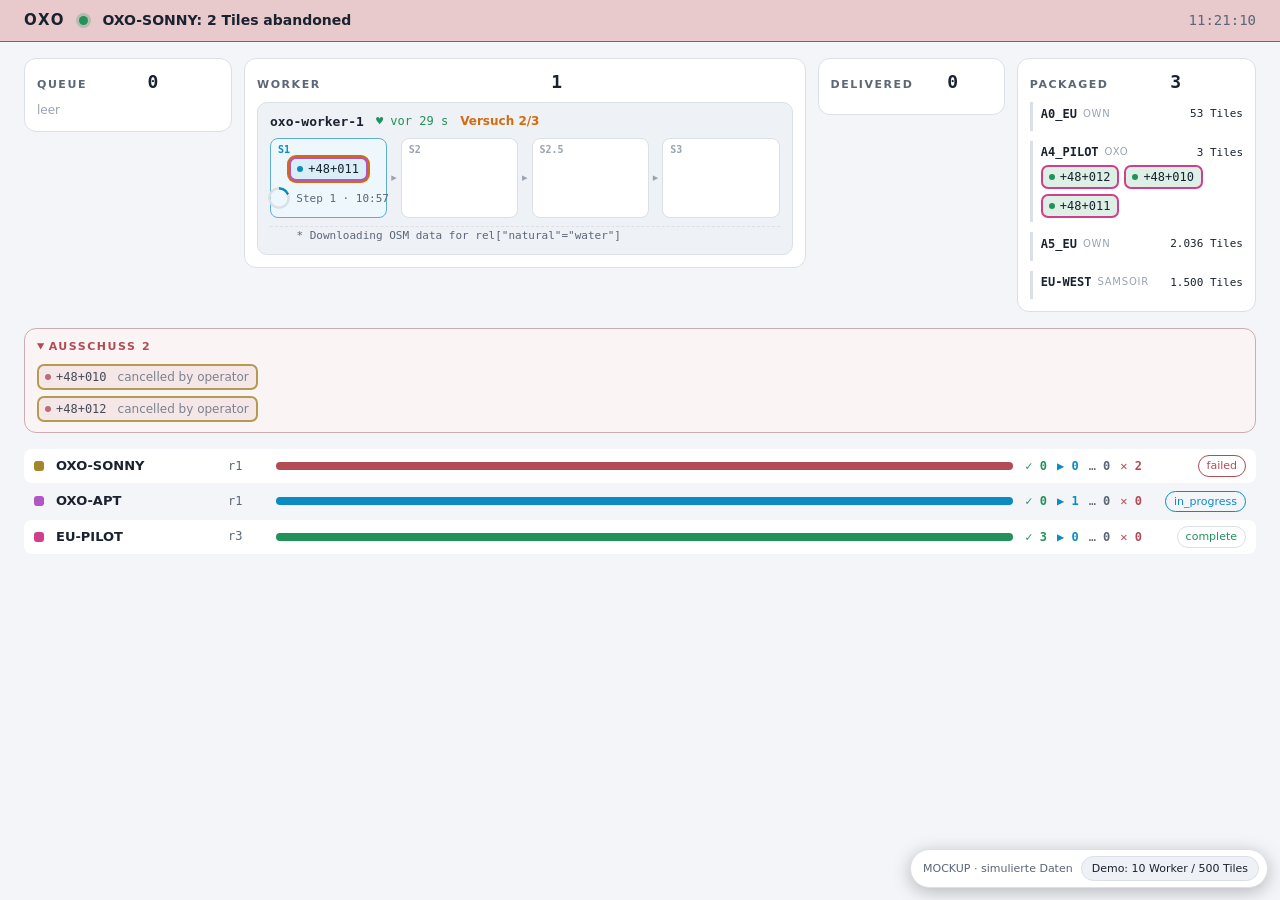
<file: ops/console/mockups/1-fliessband/index.html>
<!doctype html>
<html lang="de">
<head>
<meta charset="utf-8">
<meta name="viewport" content="width=device-width,initial-scale=1">
<title>OXO Fliessband</title>
<style>
@property --p { syntax: '<number>'; inherits: true; initial-value: 0; }
:root {
  color-scheme: dark;
  --bg: #0c0f14; --panel: #131820; --panel2: #19202a; --line: #252d38; --text: #e4e8ee; --muted: #8b95a4; --faint: #586272;
  --pending: #9aa3af; --claimed: #4cc4f2; --succeeded: #62c98e; --retry: #f29a4c; --abandoned: #cc6b73; --stale: #e8b34b;
  --j0: #a78bfa; --j1: #f472b6; --j2: #d6c17d; --j3: #5ee0cc; --j4: #818cf8; --j5: #e8a2f4;
  --mono: ui-monospace, "JetBrains Mono", "SF Mono", Menlo, Consolas, monospace;
  --sans: system-ui, -apple-system, "Segoe UI", Roboto, sans-serif;
}
@media (prefers-color-scheme: light) {
  :root:not([data-theme="dark"]) {
    color-scheme: light;
    --bg: #f3f5f8; --panel: #ffffff; --panel2: #eef1f5; --line: #dbe0e7; --text: #1a2230; --muted: #5b6676; --faint: #9aa3b0;
    --pending: #6c7581; --claimed: #0a8cc2; --succeeded: #22925a; --retry: #d36c0c; --abandoned: #b34b54; --stale: #b07b05;
    --j0: #7b5ce0; --j1: #cf3f8d; --j2: #a3862a; --j3: #1d9a87; --j4: #4e5ad3; --j5: #b155c6;
  }
}
* { box-sizing: border-box; }
html, body { margin: 0; }
body { background: var(--bg); color: var(--text); font: 14px/1.4 var(--sans); padding-bottom: 56px; overflow-x: hidden; }
.mono { font-family: var(--mono); }
[hidden] { display: none !important; }

/* status bar */
#status { position: sticky; top: 0; z-index: 10; display: flex; align-items: center; gap: 14px; flex-wrap: wrap;
  padding: 10px 24px; background: color-mix(in srgb, var(--panel) 92%, transparent); backdrop-filter: blur(8px);
  border-bottom: 1px solid var(--line); transition: background .3s; }
#status b { letter-spacing: .12em; font-size: 15px; }
.dbdot { width: 9px; height: 9px; border-radius: 50%; background: var(--succeeded); box-shadow: 0 0 0 3px color-mix(in srgb, var(--succeeded) 25%, transparent); }
#summary, #changed { color: var(--muted); }
#msg { font-weight: 600; min-width: 0; overflow: hidden; text-overflow: ellipsis; white-space: nowrap; }
#clock { margin-left: auto; font-family: var(--mono); color: var(--muted); }
#status[data-level] #summary, #status[data-level] #changed { display: none; }
#status[data-level="warn"] { background: color-mix(in srgb, var(--stale) 30%, var(--panel)); border-color: var(--stale); }
#status[data-level="bad"] { background: color-mix(in srgb, var(--abandoned) 30%, var(--panel)); border-color: var(--abandoned); }
#status[data-level="off"] { background: color-mix(in srgb, var(--faint) 40%, var(--panel)); }
#status[data-level="off"] .dbdot { background: var(--abandoned); box-shadow: none; }

main { padding: 16px 24px; display: flex; flex-direction: column; gap: 16px; }

/* band */
.band { display: grid; gap: 12px; grid-template-columns: minmax(140px, 1fr) minmax(0, 2.7fr) minmax(130px, .9fr) minmax(190px, 1.15fr);
  grid-template-areas: "q l d p"; align-items: start; transition: filter .4s, opacity .4s; }
.band.offline { filter: grayscale(1); opacity: .55; }
.col { background: var(--panel); border: 1px solid var(--line); border-radius: 12px; padding: 12px; min-width: 0; }
.col.q { grid-area: q; } .col.l { grid-area: l; } .col.d { grid-area: d; } .col.p { grid-area: p; }
.chead { display: flex; align-items: baseline; justify-content: space-between; gap: 8px; margin-bottom: 10px;
  font-size: 11px; font-weight: 700; letter-spacing: .14em; color: var(--muted); }
.chead .n { font: 600 18px var(--mono); letter-spacing: 0; color: var(--text); }
.chead::after { content: ""; }
.grp + .grp, .prow + .prow { margin-top: 10px; }
.ghead { display: flex; align-items: center; gap: 6px; font-size: 11px; color: var(--muted); margin-bottom: 5px; min-width: 0; }
.ghead i { width: 8px; height: 8px; border-radius: 2px; background: var(--job); flex: none; }
.ghead span { overflow: hidden; text-overflow: ellipsis; white-space: nowrap; }
.ghead .c { margin-left: auto; font-family: var(--mono); }
.gbody { display: flex; flex-wrap: wrap; gap: 5px; min-height: 4px; }
.empty { color: var(--faint); font-size: 12px; }

/* tokens */
.tok { position: relative; display: inline-flex; align-items: center; gap: 5px; padding: 4px 7px 4px 6px; border-radius: 7px;
  border: 2px solid var(--job); background: color-mix(in srgb, var(--sc) 15%, var(--panel)); color: var(--text);
  font: 500 12px/1 var(--mono); white-space: nowrap; --sc: var(--pending); }
.tok::before { content: ""; width: 6px; height: 6px; border-radius: 50%; background: var(--sc); flex: none; }
.tok[data-s="claimed"] { --sc: var(--claimed); }
.tok[data-s="succeeded"] { --sc: var(--succeeded); }
.tok[data-s="abandoned"] { --sc: var(--abandoned); opacity: .8; }
.tok.ghost { --job: var(--line); }
.tok .att, .tok .why { display: none; }
.tok.retry { box-shadow: 0 0 0 2px var(--retry); }
.tok.retry .att { display: inline; font: 600 10px var(--sans); color: var(--retry); }
.seg .tok.retry .att { display: none; } /* the lane head already says "Versuch 2/3" */
.tok.stale { outline: 2px dashed var(--stale); outline-offset: 3px; }
.tok.neu { outline: 2px solid var(--claimed); outline-offset: 3px; }
.ripple { position: absolute; inset: -3px; border-radius: 9px; border: 2px solid var(--claimed); pointer-events: none; }

/* density matrix: lots of tokens, and the narrow tablet columns */
.dense .gbody { gap: 2px; }
.dense .tok { width: 6px; height: 6px; padding: 0; border: 0; border-radius: 1.5px; background: var(--job); box-shadow: none; outline: 0; }
.dense .tok > *, .dense .tok::before { display: none !important; }
.dense .tok[data-s="abandoned"] { opacity: .5; }

/* lanes */
#lanes { display: flex; flex-direction: column; gap: 10px; }
.lane { border: 1px solid var(--line); border-radius: 10px; padding: 10px 12px; background: var(--panel2); min-width: 0; }
.lhead { display: flex; align-items: center; gap: 12px; margin-bottom: 8px; font-size: 12px; min-width: 0; }
.lname { font: 600 13px var(--mono); overflow: hidden; text-overflow: ellipsis; white-space: nowrap; }
.hb { color: var(--succeeded); font-family: var(--mono); white-space: nowrap; }
.latt { color: var(--muted); white-space: nowrap; }
.latt.r { color: var(--retry); font-weight: 600; }
.lidle { color: var(--faint); display: none; }
.steps { display: flex; align-items: stretch; gap: 4px; }
.sep { align-self: center; color: var(--faint); font-size: 11px; }
.seg { flex: 1 1 0; min-width: 0; position: relative; display: flex; flex-direction: column; align-items: center; justify-content: center; gap: 6px;
  min-height: 74px; padding: 18px 4px 8px; border-radius: 8px; background: var(--panel); border: 1px solid var(--line); }
.slab { position: absolute; top: 5px; left: 7px; font: 600 10px var(--mono); color: var(--faint); }
.seg.done .slab { color: var(--succeeded); }
.seg.done .slab::after { content: " ✓"; }
.seg.active { border-color: color-mix(in srgb, var(--claimed) 60%, var(--line)); background: color-mix(in srgb, var(--claimed) 7%, var(--panel)); }
.seg.active .slab { color: var(--claimed); }
.slot { display: flex; justify-content: center; min-height: 24px; }
.meter { display: flex; align-items: center; gap: 6px; font: 11px var(--mono); color: var(--muted); white-space: nowrap; }
.ring { width: 22px; height: 22px; border-radius: 50%; flex: none; --ringc: var(--claimed);
  background: conic-gradient(var(--ringc) calc(var(--p) * 360deg), var(--line) 0);
  -webkit-mask: radial-gradient(circle, transparent 52%, #000 56%); mask: radial-gradient(circle, transparent 52%, #000 56%);
  transition: --p 1s linear; }
.ring.amber { --ringc: var(--stale); }
.meter.amber { color: var(--stale); }
.raw { margin-top: 6px; font: 11px var(--mono); color: var(--stale); overflow-wrap: anywhere; }
.ticker { position: relative; height: 1.6em; margin-top: 8px; overflow: hidden; font: 11px/1.6em var(--mono); color: var(--muted);
  border-top: 1px dashed var(--line); }
.tline { position: absolute; inset: 0; white-space: pre; overflow: hidden; text-overflow: ellipsis; }
.lane.stale { border: 2px dashed var(--stale); }
.lane.stale .hb { color: var(--stale); }
.lane.idle { padding: 8px 12px; background: transparent; border-style: dashed; }
.lane.idle .lhead { margin: 0; }
.lane.idle .steps, .lane.idle .ticker, .lane.idle .hb, .lane.idle .latt, .lane.idle .raw { display: none; }
.lane.idle .lidle { display: inline; }
.lane.idle .lname { color: var(--faint); }
/* many workers: 44 px lanes, ticker on hover/tap */
#lanes.compact { gap: 4px; }
#lanes.compact .lane { display: grid; grid-template-columns: minmax(0, 170px) minmax(0, 1fr); align-items: center; gap: 10px; padding: 3px 8px; min-height: 44px; position: relative; }
#lanes.compact .lhead { margin: 0; gap: 8px; }
#lanes.compact .latt { display: none; }
#lanes.compact .seg { min-height: 36px; padding: 2px 4px; flex-direction: row; gap: 6px; }
#lanes.compact .slab { position: static; }
#lanes.compact .seg.active { flex-grow: 2.4; }
#lanes.compact .seg.active .slab { display: none; }
#lanes.compact .seg:not(.active) .slab { margin: auto; }
#lanes.compact .meter span:last-child { display: none; }
#lanes.compact .ring { width: 16px; height: 16px; }
#lanes.compact .ticker { position: absolute; left: 8px; right: 8px; top: 100%; z-index: 3; margin: 0; padding: 0 8px; background: var(--panel); border: 1px solid var(--line); border-radius: 6px; display: none; }
#lanes.compact .lane:hover .ticker, #lanes.compact .lane:focus-within .ticker { display: block; }
#lanes.compact .lane.idle { min-height: 26px; display: flex; }

/* packaged */
.prow { border-left: 3px solid var(--line); padding: 4px 0 4px 8px; transition: border-color .3s, background .3s; border-radius: 0 6px 6px 0; }
.prow .ghead { color: var(--text); }
.prow .code { font: 600 12px var(--mono); }
.prow .own { color: var(--faint); font-size: 10px; text-transform: uppercase; letter-spacing: .08em; }
.prow .new { font-size: 10px; font-weight: 700; color: var(--bg); background: var(--succeeded); padding: 1px 5px; border-radius: 4px; display: none; }
.prow.fresh { border-color: var(--succeeded); background: color-mix(in srgb, var(--succeeded) 10%, transparent); }
.prow.fresh .new { display: inline; }

/* scrap gutter */
.scrap { background: color-mix(in srgb, var(--abandoned) 6%, var(--panel)); border: 1px solid color-mix(in srgb, var(--abandoned) 35%, var(--line)); border-radius: 12px; padding: 10px 12px; }
.scrap summary { cursor: pointer; font-size: 11px; font-weight: 700; letter-spacing: .14em; color: var(--abandoned); }
#scrap { display: flex; flex-direction: column; gap: 6px; margin-top: 10px; align-items: flex-start; }
#scrap .tok { white-space: normal; max-width: 100%; }
#scrap .tok .why { display: inline; font: 12px var(--sans); color: var(--muted); padding-left: 6px; }
#scrap.dense { flex-direction: row; flex-wrap: wrap; gap: 2px; }

/* job bar */
#jobs { display: flex; flex-direction: column; gap: 2px; }
.jrow { display: grid; grid-template-columns: 10px minmax(90px, 160px) 36px minmax(80px, 1fr) auto 92px; align-items: center; gap: 12px; padding: 6px 10px; border-radius: 8px; font-size: 13px; }
.jrow:nth-child(odd) { background: var(--panel); }
.jrow i { width: 10px; height: 10px; border-radius: 3px; background: var(--job); }
.jrow .reg { font-weight: 600; overflow: hidden; text-overflow: ellipsis; white-space: nowrap; }
.jrow .rev { color: var(--muted); font-family: var(--mono); font-size: 12px; }
.bar { display: flex; height: 8px; border-radius: 4px; overflow: hidden; background: var(--line); }
.bar span { transition: flex-grow .3s ease-out; }
.bar span:nth-child(1) { background: var(--succeeded); } .bar span:nth-child(2) { background: var(--claimed); }
.bar span:nth-child(3) { background: var(--pending); opacity: .55; } .bar span:nth-child(4) { background: var(--abandoned); }
.nums { display: flex; gap: 10px; font: 12px var(--mono); color: var(--muted); }
.nums b { font-weight: 600; }
.nums .s { color: var(--succeeded); } .nums .c { color: var(--claimed); } .nums .a { color: var(--abandoned); }
.st { justify-self: end; font-size: 11px; padding: 2px 8px; border-radius: 999px; border: 1px solid var(--line); color: var(--muted); }
.st[data-st="failed"] { color: var(--abandoned); border-color: var(--abandoned); }
.st[data-st="in_progress"] { color: var(--claimed); border-color: var(--claimed); }
.st[data-st="complete"] { color: var(--succeeded); }

/* demo tag */
.demo { position: fixed; right: 12px; bottom: 12px; z-index: 20; display: flex; gap: 8px; align-items: center; padding: 6px 8px 6px 12px;
  border-radius: 999px; background: var(--panel); border: 1px solid var(--line); font-size: 11px; color: var(--muted); box-shadow: 0 4px 18px rgb(0 0 0 / .25); }
.demo button { font: inherit; color: var(--text); background: var(--panel2); border: 1px solid var(--line); border-radius: 999px; padding: 4px 10px; cursor: pointer; }
.demo button:focus-visible { outline: 2px solid var(--claimed); outline-offset: 2px; }

/* tablet: queue/delivered become narrow count + dot field, packaged slides under the band */
@media (max-width: 1023px) {
  main { padding: 16px; }
  #status { padding: 10px 16px; flex-wrap: nowrap; gap: 10px; }
  #summary, #changed { white-space: nowrap; overflow: hidden; text-overflow: ellipsis; min-width: 0; }
  .band { grid-template-columns: 96px minmax(0, 1fr) 96px; grid-template-areas: "q l d" "p p p"; }
  .col.q, .col.d { padding: 10px 8px; }
  .col.q .ghead, .col.d .ghead { display: none; }
  .col.q .chead, .col.d .chead { flex-direction: column; align-items: flex-start; gap: 2px; }
  .col.q .chead .n, .col.d .chead .n { font-size: 26px; }
  .col.q .gbody, .col.d .gbody { gap: 2px; }
  .col.q .tok, .col.d .tok { width: 6px; height: 6px; padding: 0; border: 0; border-radius: 1.5px; background: var(--job); box-shadow: none; outline: 0; }
  .col.q .tok > *, .col.d .tok > *, .col.q .tok::before, .col.d .tok::before { display: none !important; }
  .col.p .gbody { gap: 5px; }
  .jrow { grid-template-columns: 10px minmax(80px, 1fr) 30px minmax(60px, 1.2fr) 80px; }
  .jrow .nums { display: none; }
}
/* phone: the band turns 90 degrees and flows top to bottom */
@media (max-width: 599px) {
  .band { display: flex; flex-direction: column; align-items: stretch; }
  .col.q .ghead, .col.d .ghead { display: flex; }
  .col.q .chead, .col.d .chead { flex-direction: row; align-items: baseline; }
  .col.q .chead .n, .col.d .chead .n { font-size: 18px; }
  .col.q:not(.dense) .tok, .col.d:not(.dense) .tok { width: auto; height: auto; padding: 4px 7px 4px 6px; border: 2px solid var(--job); border-radius: 7px; background: color-mix(in srgb, var(--sc) 15%, var(--panel)); }
  .col.q:not(.dense) .tok::before, .col.d:not(.dense) .tok::before { display: block !important; }
  .col.q:not(.dense) .tok .tile, .col.d:not(.dense) .tok .tile { display: inline !important; }
  .col.q:not(.dense) .tok.retry .att { display: inline !important; }
  .col.q:not(.dense) .tok.retry { box-shadow: 0 0 0 2px var(--retry); }
  .col.l { padding: 0; background: none; border: 0; }
  .col.l > .chead { padding: 0 4px; }
  .lane { padding: 12px; }
  .lhead { flex-wrap: wrap; row-gap: 2px; }
  .steps { flex-direction: column; gap: 2px; }
  .sep { display: none; }
  #msg { white-space: normal; line-height: 1.25; }
  .seg { flex: none; flex-direction: row; flex-wrap: wrap; justify-content: flex-start; min-height: 32px; padding: 4px 8px 4px 26px; gap: 4px 10px; border: 0; background: none; }
  .seg::before { content: ""; position: absolute; left: 8px; top: 50%; width: 9px; height: 9px; margin-top: -5px; border-radius: 50%; border: 2px solid var(--faint); }
  .seg.done::before { background: var(--succeeded); border-color: var(--succeeded); }
  .seg.active::before { background: var(--claimed); border-color: var(--claimed); }
  .seg.active { background: color-mix(in srgb, var(--claimed) 8%, transparent); }
  .slab { position: static; min-width: 84px; }
  .slab::before { content: attr(data-name); }
  .slab { font-size: 0; }
  .slab::before, .seg.done .slab::after { font-size: 11px; }
  .jrow { grid-template-columns: 10px minmax(0, 1fr) 30px 76px; row-gap: 4px; }
  .jrow .bar { grid-column: 2 / -1; grid-row: 2; }
  .scrap { order: 3; }
  #lanes.compact .lane { display: block; }
  #lanes.compact .ticker { display: none !important; }
  #lanes.compact .seg { min-height: 26px; }
}
@media (prefers-reduced-motion: reduce) {
  .ring { display: none; }
  .ring, .bar span, #status { transition: none; }
}
</style>
</head>
<body>
<header id="status" role="status">
  <b>OXO</b><span class="dbdot" id="db" title="Datenbank"></span>
  <span id="summary"></span><span id="changed"></span><span id="msg"></span>
  <span id="clock"></span>
</header>
<main>
  <section class="band" id="band" aria-label="Fliessband">
    <div class="col q" id="colq"><div class="chead">QUEUE <span class="n" id="nq">0</span></div><div id="q"></div></div>
    <div class="col l"><div class="chead">WORKER <span class="n" id="nl">0</span></div><div id="lanes"></div></div>
    <div class="col d" id="cold"><div class="chead">DELIVERED <span class="n" id="nd">0</span></div><div id="d"></div></div>
    <div class="col p" id="colp"><div class="chead">PACKAGED <span class="n" id="np">0</span></div><div id="p"></div></div>
  </section>
  <details class="scrap" id="scrapbox"><summary>AUSSCHUSS <span id="ns">0</span></summary><div id="scrap"></div></details>
  <section id="jobs" aria-label="Jobs"></section>
</main>
<div class="demo"><span>MOCKUP · simulierte Daten</span><button id="big" type="button">Demo: 10 Worker / 500 Tiles</button></div>
<script>
"use strict";
const SAMPLE = {
 "generated_at": "2026-10-23T11:21:00Z",
 "database": {
  "reachable": true,
  "error": null
 },
 "jobs": [
  {
   "id": "5cadb9e9-d37e-4016-af57-165443649137",
   "region_code": "OXO-APT",
   "revision": 1,
   "package": "oxo_apt",
   "created_at": "2026-10-23T11:08:41Z",
   "max_attempts": 3,
   "state": "in_progress",
   "counts": {
    "pending": 0,
    "claimed": 1,
    "succeeded": 0,
    "abandoned": 0
   },
   "total": 1,
   "tasks": [
    {
     "id": "99335416-c161-437d-9007-cb1a2aecfb8d",
     "tile": "+48+011",
     "task_type": "ortho",
     "state": "claimed",
     "attempts": 2,
     "claimed_by": "oxo-worker-1",
     "claimed_at": "2026-10-23T11:10:12Z",
     "last_heartbeat_at": "2026-10-23T11:20:42Z",
     "last_failure": "prepare: target root /mnt/xplane_data/oxo/artifacts/oxo_apt is not writable: No such file or directory",
     "replaces": "eu_apt (A0_EU) cfg agrees",
     "patches": [
      "EDDM.patch.osm"
     ]
    }
   ]
  },
  {
   "id": "74ac7077-0eb5-4283-b0ba-bb93410b3be2",
   "region_code": "OXO-SONNY",
   "revision": 1,
   "package": "oxo_sonny",
   "created_at": "2026-10-23T11:08:43Z",
   "max_attempts": 3,
   "state": "failed",
   "counts": {
    "pending": 0,
    "claimed": 0,
    "succeeded": 0,
    "abandoned": 2
   },
   "total": 2,
   "tasks": [
    {
     "id": "12f5d4b4-226a-4984-a488-de03de2475e8",
     "tile": "+48+010",
     "task_type": "ortho",
     "state": "abandoned",
     "attempts": 1,
     "claimed_by": null,
     "claimed_at": null,
     "last_heartbeat_at": null,
     "last_failure": "cancelled by operator",
     "replaces": "eu_sonny (A5_EU) cfg agrees",
     "patches": []
    },
    {
     "id": "711e62ff-f009-440e-8ab9-a3647f7d6166",
     "tile": "+48+012",
     "task_type": "ortho",
     "state": "abandoned",
     "attempts": 1,
     "claimed_by": null,
     "claimed_at": null,
     "last_heartbeat_at": null,
     "last_failure": "cancelled by operator",
     "replaces": "eu_sonny (A5_EU) cfg agrees",
     "patches": []
    }
   ]
  },
  {
   "id": "d125946d-ef3d-4f34-b4ce-17bc0b1dea73",
   "region_code": "EU-PILOT",
   "revision": 3,
   "package": "oxo_pilot",
   "created_at": "2026-10-23T09:10:38Z",
   "max_attempts": 3,
   "state": "complete",
   "counts": {
    "pending": 0,
    "claimed": 0,
    "succeeded": 3,
    "abandoned": 0
   },
   "total": 3,
   "tasks": [
    {
     "id": "64ad6949-ade0-4305-afb0-838448c2f0d7",
     "tile": "+48+012",
     "task_type": "ortho",
     "state": "succeeded",
     "attempts": 1,
     "claimed_by": null,
     "claimed_at": null,
     "last_heartbeat_at": null,
     "last_failure": null,
     "replaces": null,
     "patches": []
    },
    {
     "id": "710468a8-2c04-4306-8318-887d347a5a77",
     "tile": "+48+010",
     "task_type": "ortho",
     "state": "succeeded",
     "attempts": 1,
     "claimed_by": null,
     "claimed_at": null,
     "last_heartbeat_at": null,
     "last_failure": null,
     "replaces": null,
     "patches": []
    },
    {
     "id": "f08ded77-bda3-49ae-bb9d-b2b78213250d",
     "tile": "+48+011",
     "task_type": "ortho",
     "state": "succeeded",
     "attempts": 1,
     "claimed_by": null,
     "claimed_at": null,
     "last_heartbeat_at": null,
     "last_failure": null,
     "replaces": null,
     "patches": [
      "EDDM.patch.osm"
     ]
    }
   ]
  }
 ],
 "workers": [
  {
   "name": "oxo-worker-1-worker",
   "state": "running",
   "started_at": "2026-10-23T10:14:23Z",
   "current": {
    "task_id": "99335416-c161-437d-9007-cb1a2aecfb8d",
    "tile": "+48+011",
    "task_type": "ortho",
    "attempt": 2,
    "since": "2026-10-23T11:10:12Z",
    "step": "Step 1 : Building vector data for tile +48+011",
    "step_since": "2026-10-23T11:10:13Z"
   },
   "log_tail": [
    {
     "at": "2026-10-23T11:20:35Z",
     "line": "   Number of edges at this point: 124650"
    },
    {
     "at": "2026-10-23T11:20:35Z",
     "line": "-> Dealing with inland water"
    },
    {
     "at": "2026-10-23T11:20:35Z",
     "line": "    * Downloading OSM data for rel[\"natural\"=\"water\"]"
    }
   ]
  }
 ],
 "packages": [
  {
   "name": "zzXEL_eu_apt_ortho",
   "code": "A0_EU",
   "version": "99.99.99",
   "tiles": 53,
   "owner": "own"
  },
  {
   "name": "zzXEL_oxo_pilot_ortho",
   "code": "A4_PILOT",
   "version": "99.99.99",
   "tiles": 3,
   "owner": "oxo"
  },
  {
   "name": "zzXEL_eu_sonny_ortho",
   "code": "A5_EU",
   "version": "99.99.99",
   "tiles": 2036,
   "owner": "own"
  },
  {
   "name": "zzXEL_eu-west_ortho",
   "code": "EU-WEST",
   "version": "0.5.0",
   "tiles": 1500,
   "owner": "samsoir"
  }
 ],
 "installs": [
  {
   "at": "2026-10-23T10:26:45Z",
   "code": "A4_PILOT",
   "package": "zzXEL_oxo_pilot_ortho",
   "tiles": [
    "+48+010",
    "+48+011",
    "+48+012"
   ]
  }
 ]
};

/* ---------- helpers ---------- */
const $ = id => document.getElementById(id);
const el = (tag, cls, text) => { const e = document.createElement(tag); if (cls) e.className = cls; if (text != null) e.textContent = text; return e; };
const ms = iso => Date.parse(iso);
const SEGS = ["1", "2", "2.5", "3"];
const SEG_NAMES = ["S1 Vektordaten", "S2 Mesh", "S2.5 Masken", "S3 DSF"];
const reduceMQ = matchMedia("(prefers-reduced-motion: reduce)");
const pad = n => String(n).padStart(2, "0");
const dur = s => { s = Math.max(0, Math.floor(s)); const h = s / 3600 | 0, m = (s % 3600) / 60 | 0; return (h ? h + ":" + pad(m) : m) + ":" + pad(s % 60); };
const ago = s => { s = Math.max(0, Math.round(s)); return s < 90 ? s + " s" : s < 5400 ? Math.round(s / 60) + " min" : Math.round(s / 3600) + " h"; };
const hhmm = t => new Date(t).toLocaleTimeString("de-DE", { hour: "2-digit", minute: "2-digit" });
const shortName = n => n.replace(/-worker$/, "");
const stepKey = text => { const m = /Step (\d(?:\.5)?)/.exec(text || ""); return m && SEGS.includes(m[1]) ? m[1] : "?"; };
const pkgName = job => `zzXEL_${job.package}_ortho`;
function jobColor(id) { let h = 2166136261; for (const c of id) h = Math.imul(h ^ c.charCodeAt(0), 16777619); return `var(--j${(h >>> 0) % 6})`; } // FNV-1a
function prio(p) { // A00 < A0 < A4 < A5 < A10 ... < other own < samsoir
  if (p.owner === "samsoir") return 1e6;
  const m = /^A(\d+)/.exec(p.code);
  return m ? +m[1] * 10 + (m[1].length > 1 && +m[1] === 0 ? 0 : 1) : 1e5;
}
function rollNum(e, to) {
  const from = +e.textContent || 0, id = e._roll = (e._roll || 0) + 1; // a newer roll cancels an older one
  if (from === to || reduceMQ.matches) { e.textContent = to; return; }
  const t0 = performance.now();
  const step = t => { if (e._roll !== id) return; const k = Math.min(1, (t - t0) / 300); e.textContent = Math.round(from + (to - from) * k); if (k < 1) requestAnimationFrame(step); };
  requestAnimationFrame(step);
}

/* ---------- view state: one DOM node per task.id / worker.name, kept across polls ---------- */
const tokens = new Map(), lanes = new Map(), groups = new Map(), prows = new Map(), jrows = new Map(), idleSince = new Map();
let last = null, lastGood = null, pollAt = 0, clockRate = 1, lastChange = 0, lastSig = "";
const now = () => last ? ms(last.generated_at) + (performance.now() - pollAt) * clockRate : Date.now();

function makeTok(tile, color) {
  const e = el("span", "tok");
  e.append(el("span", "tile", tile), el("span", "att"), el("span", "why"));
  e.style.setProperty("--job", color);
  return e;
}
function updateTok(e, t, job) {
  e.dataset.s = t.state;
  const retry = t.attempts > (t.state === "pending" ? 0 : 1) && t.state !== "succeeded" && t.state !== "abandoned";
  e.classList.toggle("retry", retry);
  e.children[1].textContent = retry ? `Versuch ${t.state === "pending" ? t.attempts + 1 : t.attempts}/${job.max_attempts}` : "";
  e.children[2].textContent = t.last_failure || "";
  e.title = [`${t.tile} · ${job.region_code} r${job.revision} · ${t.state} · Versuche ${t.attempts}/${job.max_attempts}`,
    t.last_failure && "Fehler: " + t.last_failure, t.replaces && "ersetzt " + t.replaces,
    t.patches?.length && "Patches: " + t.patches.join(", ")].filter(Boolean).join("\n");
}
function group(colId, job) {
  const key = colId + job.id;
  let g = groups.get(key);
  if (!g) {
    g = el("div", "grp"); g.style.setProperty("--job", jobColor(job.id));
    const h = el("div", "ghead"); h.append(el("i"), el("span", null, job.region_code), el("span", "c"));
    g.append(h, el("div", "gbody"));
    groups.set(key, g);
  }
  g.firstChild.children[1].textContent = job.region_code;
  $(colId).appendChild(g); // re-append keeps groups in job order
  return g.lastChild;
}
function prow(code, owner, tiles) {
  let r = prows.get(code);
  if (!r) {
    r = el("div", "prow");
    const h = el("div", "ghead");
    h.append(el("span", "code", code), el("span", "own"), el("span", "new", "neu"), el("span", "c"));
    r.append(h, el("div", "gbody"));
    prows.set(code, r);
  }
  r.querySelector(".own").textContent = owner || "";
  r.querySelector(".c").textContent = tiles == null ? "" : tiles.toLocaleString("de-DE") + " Tiles";
  return r;
}
function makeLane(name) {
  const L = el("div", "lane"); L.tabIndex = 0;
  const head = el("div", "lhead");
  const _ = { name: el("span", "lname", shortName(name)), hb: el("span", "hb"), att: el("span", "latt"), idle: el("span", "lidle"),
    segs: [], slots: [], meter: el("div", "meter"), ring: el("span", "ring"), mtxt: el("span"), raw: el("div", "raw"),
    ticker: el("div", "ticker"), idx: 0, p: 0, hbSeen: 0, logKey: "", stepId: "", cur: null, target: null };
  _.name.title = name;
  head.append(_.name, _.hb, _.att, _.idle);
  const steps = el("div", "steps");
  SEGS.forEach((k, i) => {
    if (i) steps.append(el("span", "sep", "▸"));
    const seg = el("div", "seg"), lab = el("span", "slab", "S" + k), slot = el("div", "slot");
    lab.dataset.name = SEG_NAMES[i];
    seg.append(lab, slot); steps.append(seg);
    _.segs.push(seg); _.slots.push(slot);
  });
  _.meter.append(_.ring, _.mtxt);
  L.append(head, steps, _.raw, _.ticker);
  L._ = _;
  return L;
}
function tickerLine(_, text, animate) {
  while (_.ticker.children.length > 1) _.ticker.firstChild.remove(); // polls faster than the slide
  const n = el("div", "tline", text), old = _.ticker.lastElementChild;
  _.ticker.append(n);
  if (!old) return;
  if (!animate) { old.remove(); return; }
  old.animate([{ transform: "none" }, { transform: "translateY(-100%)", opacity: 0 }], { duration: 350, easing: "ease-in" }).onfinish = () => old.remove();
  n.animate([{ transform: "translateY(100%)" }, { transform: "none" }], { duration: 350, easing: "ease-out" });
}
function ripple(e) {
  const r = el("span", "ripple"); e.append(r);
  r.animate([{ transform: "scale(1)", opacity: .8 }, { transform: "scale(1.6)", opacity: 0 }], { duration: 500, easing: "ease-out" }).onfinish = () => r.remove();
}

/* ---------- the one render function: fed a fresh state per poll ---------- */
function render(state, prev) {
  const offline = !state.database.reachable;
  if (!offline) lastGood = state;
  const data = offline && lastGood ? lastGood : state; // DB down: keep the last picture, greyed
  const motion = !!prev && !reduceMQ.matches;
  const genT = ms(data.generated_at);
  $("band").classList.toggle("offline", offline);

  const before = new Map();
  for (const [id, e] of tokens) before.set(id, e.getBoundingClientRect());
  const prevTask = new Map(), taskById = new Map(), jobOf = new Map();
  for (const j of prev?.jobs || []) for (const t of j.tasks) prevTask.set(t.id, t);
  for (const j of data.jobs) for (const t of j.tasks) { taskById.set(t.id, t); jobOf.set(t.id, j); }
  const jobs = [...data.jobs].sort((a, b) => ms(a.created_at) - ms(b.created_at));

  /* lanes */
  const wrap = $("lanes");
  wrap.classList.toggle("compact", data.workers.length > 4);
  const prevWorkers = new Map((prev?.workers || []).map(w => [w.name, w]));
  const laneOf = new Map(), ripples = [], stale = new Set();
  const workers = [...data.workers].sort((a, b) => a.name.localeCompare(b.name, "de", { numeric: true }));
  for (const w of workers) {
    let L = lanes.get(w.name);
    if (!L) { L = makeLane(w.name); lanes.set(w.name, L); }
    wrap.appendChild(L);
    const _ = L._, c = w.current;
    L.classList.toggle("idle", !c);
    if (!c) {
      if (!idleSince.has(w.name)) idleSince.set(w.name, prevWorkers.get(w.name)?.current ? genT : ms(w.started_at));
      L.classList.remove("stale"); _.cur = null; _.target = null;
      continue;
    }
    idleSince.delete(w.name);
    const t = taskById.get(c.task_id), job = jobOf.get(c.task_id);
    const hb = t?.last_heartbeat_at ? ms(t.last_heartbeat_at) : 0;
    const isStale = !hb || genT - hb > 90000;
    L.classList.toggle("stale", isStale);
    if (isStale && t) stale.add(t.id);
    const k = stepKey(c.step), known = SEGS.indexOf(k);
    if (known >= 0) _.idx = known; // unknown step text: the token stays where it was
    _.segs.forEach((s, i) => { s.classList.toggle("done", i < _.idx); s.classList.toggle("active", i === _.idx); });
    _.segs[_.idx].append(_.meter);
    _.target = _.slots[_.idx];
    _.raw.hidden = k !== "?"; _.raw.textContent = k === "?" ? c.step || "(kein Step)" : "";
    _.att.textContent = `Versuch ${c.attempt}/${job?.max_attempts ?? "?"}`;
    _.att.classList.toggle("r", c.attempt > 1);
    const stepId = c.task_id + "|" + c.step_since;
    if (stepId !== _.stepId) { _.ring.style.transition = "none"; _.ring.style.setProperty("--p", 0); _.p = 0; void _.ring.offsetWidth; _.ring.style.transition = ""; _.stepId = stepId; }
    if (hb > _.hbSeen && _.hbSeen && !isStale && t) ripples.push(t.id);
    _.hbSeen = hb;
    _.cur = { since: ms(c.step_since), hb, k, stale: isStale };
    const line = w.log_tail?.at(-1);
    const logKey = line ? line.at + line.line : "";
    if (logKey !== _.logKey) { tickerLine(_, line ? line.line : "", motion && !!_.logKey); _.logKey = logKey; }
    if (t) laneOf.set(t.id, L);
  }
  for (const [name, L] of lanes) if (!data.workers.some(w => w.name === name)) { L.remove(); lanes.delete(name); }

  /* packaged rows, in priority order */
  const pkgBox = $("p");
  const codes = new Map(data.packages.map(p => [p.code, p]));
  for (const i of data.installs) if (!codes.has(i.code)) codes.set(i.code, { code: i.code, owner: "", tiles: null });
  [...codes.values()].sort((a, b) => prio(a) - prio(b) || a.code.localeCompare(b.code))
    .forEach(p => pkgBox.appendChild(prow(p.code, p.owner, p.tiles)));
  for (const [code, r] of prows) if (!codes.has(code)) { r.remove(); prows.delete(code); }
  const prevInstalls = new Set((prev?.installs || []).map(i => i.at + i.code));
  if (prev) for (const i of data.installs) if (!prevInstalls.has(i.at + i.code)) {
    const r = prows.get(i.code); r.classList.add("fresh"); clearTimeout(r._t); r._t = setTimeout(() => r.classList.remove("fresh"), 3000);
  }
  const installedIn = new Map(); // "package|tile" -> code
  for (const i of data.installs) for (const tile of i.tiles) installedIn.set(i.package + "|" + tile, i.code);

  /* place every token */
  const moves = [], seen = new Set();
  const place = (id, e, target, kind) => {
    seen.add(id);
    const isNew = !before.has(id);
    if (e.parentNode !== target) { moves.push({ id, e, kind, isNew, from: e.parentNode }); target.appendChild(e); }
  };
  for (const job of jobs) for (const t of job.tasks) {
    let e = tokens.get(t.id);
    if (!e) { e = makeTok(t.tile, jobColor(job.id)); tokens.set(t.id, e); }
    updateTok(e, t, job);
    e.classList.toggle("stale", stale.has(t.id));
    const p = prevTask.get(t.id), L = laneOf.get(t.id);
    let target, kind = "stage";
    if (t.state === "claimed" && L) target = L._.target;
    else if (t.state === "pending" || t.state === "claimed") target = group("q", job);
    else if (t.state === "succeeded") { const code = installedIn.get(pkgName(job) + "|" + t.tile); target = code ? prows.get(code).lastChild : group("d", job); }
    else target = $("scrap");
    if (p && t.attempts > p.attempts && p.state === "claimed" && t.state === "claimed") kind = "reclaim";
    else if (p && t.state === "pending" && p.state === "claimed") kind = "retry";
    else if (t.state === "abandoned") kind = "drop";
    else if (p && p.state === "claimed" && t.state === "claimed") kind = "step";
    if (kind === "reclaim" && e.parentNode === target) moves.push({ id: t.id, e, kind, isNew: false });
    place(t.id, e, target, kind);
  }
  // installed tiles OXO has no task for (legacy or pruned jobs): plain chips
  for (const i of data.installs) for (const tile of i.tiles) {
    const id = "g|" + i.code + "|" + tile;
    if (seen.has(id) || data.jobs.some(j => pkgName(j) === i.package && j.tasks.some(t => t.tile === tile))) continue;
    let e = tokens.get(id);
    if (!e) { e = makeTok(tile, "var(--line)"); e.classList.add("ghost"); e.dataset.s = "succeeded"; e.title = `${tile} · ${i.code}`; tokens.set(id, e); }
    place(id, e, prows.get(i.code).lastChild, "stage");
  }
  for (const [id, e] of tokens) if (!seen.has(id)) { e.remove(); tokens.delete(id); }

  /* group heads, counts, density */
  for (const g of groups.values()) { const n = g.lastChild.childElementCount; g.hidden = !n; g.querySelector(".c").textContent = n || ""; }
  for (const r of prows.values()) r.lastChild.hidden = !r.lastChild.childElementCount;
  const nq = $("q").querySelectorAll(".tok").length, nd = $("d").querySelectorAll(".tok").length, np = $("p").querySelectorAll(".tok").length;
  const ns = $("scrap").childElementCount;
  $("nq").textContent = nq; $("nd").textContent = nd; $("np").textContent = np; $("ns").textContent = ns;
  $("nl").textContent = data.workers.length;
  $("colq").classList.toggle("dense", nq >= 40); $("cold").classList.toggle("dense", nd >= 40);
  $("colp").classList.toggle("dense", np >= 40); $("scrap").classList.toggle("dense", ns >= 40);
  $("scrapbox").hidden = !ns;
  if (!$("q").querySelector(".tok")) { if (!$("q").querySelector(".empty")) $("q").append(el("div", "empty", "leer")); } else $("q").querySelector(".empty")?.remove();

  /* motion: FLIP every token that changed place */
  const reduce = reduceMQ.matches, bulk = moves.length > 30;
  if (prev && !bulk) for (const m of moves) {
    if (reduce) { m.e.classList.add("neu"); setTimeout(() => m.e.classList.remove("neu"), 2000); continue; }
    const a = before.get(m.id), b = m.e.getBoundingClientRect();
    if (m.isNew || !a || !a.width || !b.width) {
      if (b.width) m.e.animate([{ opacity: 0, transform: "scale(.6)" }, { opacity: 1, transform: "none" }], { duration: 300, easing: "ease-out" });
      continue;
    }
    const d = r => `translate(${r.left + r.width / 2 - (b.left + b.width / 2)}px, ${r.top + r.height / 2 - (b.top + b.height / 2)}px)`;
    if (m.kind === "reclaim") { // failed and re-claimed between two polls: still show the trip back through the queue
      const q = $("colq").getBoundingClientRect();
      m.e.animate([{ transform: d(a) }, { transform: d({ left: q.left, width: q.width, top: q.top + 40, height: 0 }), offset: .5 }, { transform: "none" }],
        { duration: 1200, easing: "ease-in-out" });
      continue;
    }
    const opts = { stage: [600, "cubic-bezier(.2,.7,.2,1)"], step: [400, "cubic-bezier(.3,.7,.3,1)"],
      retry: [750, "cubic-bezier(.6,0,.3,1)"], drop: [700, "cubic-bezier(.55,0,1,.45)"] }[m.kind];
    m.e.animate([{ transform: d(a) }, { transform: "none" }], { duration: opts[0], easing: opts[1] });
  }
  if (motion && !bulk) for (const id of ripples) ripple(tokens.get(id));

  /* job bar: problems first, complete last */
  const rank = j => (j.counts.abandoned && j.state !== "complete") || j.tasks.some(t => stale.has(t.id)) ? 0 : j.state === "complete" ? 2 : 1;
  const jbox = $("jobs");
  [...data.jobs].sort((a, b) => rank(a) - rank(b) || ms(b.created_at) - ms(a.created_at)).forEach(j => {
    let r = jrows.get(j.id);
    if (!r) {
      r = el("div", "jrow"); r.style.setProperty("--job", jobColor(j.id));
      const bar = el("div", "bar"), nums = el("div", "nums");
      for (let i = 0; i < 4; i++) bar.append(el("span"));
      for (const [cls, sym] of [["s", "✓"], ["c", "▶"], ["p", "…"], ["a", "✕"]]) { const s = el("span", cls, sym + " "); s.append(el("b", null, "0")); nums.append(s); }
      r.append(el("i"), el("span", "reg", j.region_code), el("span", "rev"), bar, nums, el("span", "st"));
      jrows.set(j.id, r);
    }
    r.children[2].textContent = "r" + j.revision;
    ["succeeded", "claimed", "pending", "abandoned"].forEach((k, i) => {
      r.children[3].children[i].style.flexGrow = j.counts[k];
      rollNum(r.children[4].children[i].lastChild, j.counts[k]);
    });
    r.children[3].title = `${j.counts.succeeded} succeeded · ${j.counts.claimed} claimed · ${j.counts.pending} pending · ${j.counts.abandoned} abandoned`;
    const st = r.children[5]; st.textContent = j.state; st.dataset.st = j.state;
    jbox.appendChild(r);
  });
  for (const [id, r] of jrows) if (!data.jobs.some(j => j.id === id)) { r.remove(); jrows.delete(id); }

  /* status bar inputs */
  const sig = JSON.stringify([data.jobs.map(j => j.tasks.map(t => t.state + t.attempts)), data.workers.map(w => w.current?.step), data.installs.length]);
  if (sig !== lastSig) { lastSig = sig; lastChange = genT; }
  const active = data.jobs.filter(j => j.state !== "complete").length;
  $("summary").textContent = `${data.jobs.length} Jobs (${active} aktiv) · ${data.workers.length} Worker`;
  $("db").title = offline ? "Datenbank nicht erreichbar: " + (state.database.error || "") : "Datenbank erreichbar";
}

/* ---------- clocks: client-side, once a second ---------- */
function tickClocks() {
  if (!last) return;
  const t = now();
  $("clock").textContent = new Date(t).toLocaleTimeString("de-DE");
  $("changed").textContent = "letzte Änderung vor " + ago((t - lastChange) / 1000);
  for (const [name, L] of lanes) {
    const _ = L._, c = _.cur;
    if (!c) { _.idle.textContent = "idle seit " + ago((t - (idleSince.get(name) || t)) / 1000); continue; }
    const s = (t - c.since) / 1000, p = (s % 300) / 300;
    if (p < _.p) { _.ring.style.transition = "none"; _.ring.style.setProperty("--p", p); void _.ring.offsetWidth; _.ring.style.transition = ""; }
    else _.ring.style.setProperty("--p", p);
    _.p = p;
    const long = s > 1800;
    _.ring.classList.toggle("amber", long); _.meter.classList.toggle("amber", long);
    _.mtxt.textContent = `Step ${c.k} · ${dur(s)}`;
    _.meter.title = `Step ${c.k} läuft seit ${dur(s)}`;
    _.hb.textContent = c.hb ? `♥ vor ${ago((t - c.hb) / 1000)}` : "♥ –";
  }
  // one sentence for the most urgent problem
  const bar = $("status"), msg = $("msg");
  let level = "", text = "";
  if (!last.database.reachable) { level = "off"; text = `Datenbank nicht erreichbar · Stand von ${lastGood ? hhmm(ms(lastGood.generated_at)) : "–"}`; }
  else {
    const st = [...lanes].find(([, L]) => L._.cur?.stale);
    const ab = (lastGood || last).jobs.find(j => j.counts.abandoned && j.state !== "complete");
    if (st) { level = "warn"; text = `${shortName(st[0])} Heartbeat ${st[1]._.cur.hb ? ago((t - st[1]._.cur.hb) / 1000) : "fehlt"} alt`; }
    else if (ab) { level = "bad"; text = `${ab.region_code}: ${ab.counts.abandoned} Tiles abandoned`; }
  }
  if (level) bar.dataset.level = level; else delete bar.dataset.level;
  msg.textContent = text;
}

/* ---------- SIMULATOR (mockup only): swap for fetch('/api/state') ---------- */
const SIM = (() => {
  const POLL_S = 30; // simulated seconds per 3 s poll
  const STEP_TEXT = { "1": "Step 1 : Building vector data for tile ", "2": "Step 2 : Building mesh for tile ",
    "2.5": "Step 2.5 : Building masks for tile ", "3": "Step 3 : Building the tile DSF and imagery for tile " };
  const DWELL = { "1": 2, "2": 2, "2.5": 1, "3": 2 };
  const LOGS = {
    "1": n => [`   Number of edges at this point: ${120000 + n * 731 % 9000}`, "-> Dealing with inland water", '    * Downloading OSM data for way["highway"]', "-> Cleaning and simplifying the vector data"],
    "2": n => ["-> Calling Triangle4XP", `   Vertices: ${400000 + n * 977 % 60000}`, "-> Smoothing elevation", "   Removing spurious triangles"],
    "2.5": n => ["-> Building masks for zl16", `   Mask tile ${n % 16}/16 done`],
    "3": n => [`   Downloading imagery: ${(n * 13) % 100} %`, "-> Converting textures to DDS", "-> Writing the DSF with DSFTool"],
  };
  const CODES = { oxo_apt: "A00_OXO", oxo_pilot: "A4_PILOT", oxo_sonny: "A5_OXO" };
  const tileName = (lat, lon) => (lat < 0 ? "-" : "+") + pad(Math.abs(lat)) + (lon < 0 ? "-" : "+") + String(Math.abs(lon)).padStart(3, "0");
  let s, t, poll, seq = 0, meta, retryAt, firstDelivered, script, quiet, big, rnd;
  const iso = x => new Date(x).toISOString().replace(/\.\d+Z$/, "Z");
  const tasks = () => s.jobs.flatMap(j => j.tasks.map(task => [task, j]));

  function newJob(region, pkg, tiles, at, doomed) {
    const rev = 1 + s.jobs.filter(j => j.region_code === region).reduce((m, j) => Math.max(m, j.revision), 0);
    const job = { id: `sim-job-${++seq}`, region_code: region, revision: rev, package: pkg, created_at: at, max_attempts: 3, state: "pending",
      counts: {}, total: tiles.length, tasks: tiles.map(tile => ({ id: `sim-task-${++seq}`, tile, task_type: "ortho", state: "pending", attempts: 0,
        claimed_by: null, claimed_at: null, last_heartbeat_at: null, last_failure: null, replaces: null, patches: [], _doomed: tile === doomed })) };
    s.jobs.unshift(job);
    return job;
  }
  function claim(w, at) {
    const pick = tasks().filter(([x]) => x.state === "pending" && (retryAt.get(x.id) || 0) <= poll)
      .sort((a, b) => ms(a[1].created_at) - ms(b[1].created_at))[0];
    if (!pick) return;
    const [x] = pick;
    Object.assign(x, { state: "claimed", attempts: x.attempts + 1, claimed_by: shortName(w.name), claimed_at: at, last_heartbeat_at: at });
    w.current = { task_id: x.id, tile: x.tile, task_type: "ortho", attempt: x.attempts, since: at, step: STEP_TEXT["1"] + x.tile, step_since: at };
    Object.assign(meta.get(w.name), { k: "1", dwell: 0 });
    w.log_tail = [{ at, line: `oxo_worker::run: claimed task ${x.id.slice(0, 8)} ${x.tile} ortho attempt ${x.attempts}` }];
  }
  function release(w, x, at, m) {
    Object.assign(x, { claimed_by: null, claimed_at: null, last_heartbeat_at: null });
    w.current = null; m.wait = poll + 1;
  }
  function log(w, k, n, at) {
    const lines = LOGS[k](n);
    w.log_tail = [...w.log_tail, { at, line: lines[n % lines.length] }].slice(-3);
  }
  function workerStep(w, at, i) {
    const m = meta.get(w.name);
    if (!w.current) { if (poll >= m.wait) claim(w, at); return; }
    const [x, job] = tasks().find(([y]) => y.id === w.current.task_id);
    if (i === 0 && script.staleUntil > poll) return; // silence: no heartbeat, no progress
    m.dwell++;
    if (poll % m.hbEvery === 0) x.last_heartbeat_at = at;
    log(w, m.k, poll + i * 7, at);
    const failNow = m.k === "2" && m.dwell === 1 &&
      (x._doomed || (!script.failed && job.region_code === "OXO-BAVARIA") || (big && (seq + poll + i) % 23 === 0));
    if (failNow) {
      x.last_failure = x._doomed ? "Step 2: no elevation data for this tile (DEM missing)" : "Step 2: Triangle4XP exited with status 1";
      x.state = x.attempts >= job.max_attempts ? "abandoned" : "pending";
      retryAt.set(x.id, poll + 2);
      if (!script.failed && !x._doomed && !big) { script.failed = true; script.watch = x.id; }
      w.log_tail = [...w.log_tail, { at, line: "oxo_worker::run: failed task " + x.id.slice(0, 8) + ": " + x.last_failure }].slice(-3);
      release(w, x, at, m);
      return;
    }
    // after the retry is re-claimed, the worker goes silent for a while (stale demo)
    if (script.watch && m.k === "2" && m.dwell === 1 && !script.staleUntil) { script.staleUntil = poll + 8; script.dbAt = poll + 16; return; }
    if (m.dwell < DWELL[m.k]) return;
    const next = SEGS[SEGS.indexOf(m.k) + 1];
    if (!next) {
      x.state = "succeeded";
      w.log_tail = [...w.log_tail, { at, line: `oxo_worker::run: completed task ${x.id.slice(0, 8)} (64 MB delivered)` }].slice(-3);
      release(w, x, at, m);
      return;
    }
    Object.assign(m, { k: next, dwell: 0 });
    Object.assign(w.current, { step: STEP_TEXT[next] + x.tile, step_since: at });
    x.last_heartbeat_at = at;
  }
  function packaging(at) {
    for (const job of s.jobs) {
      const pkg = pkgName(job);
      const done = new Set(s.installs.filter(i => i.package === pkg).flatMap(i => i.tiles));
      const fresh = job.tasks.filter(x => x.state === "succeeded" && !done.has(x.tile)).map(x => x.tile);
      if (!fresh.length) { firstDelivered.delete(job.id); continue; }
      if (!firstDelivered.has(job.id)) firstDelivered.set(job.id, poll);
      const open = job.tasks.some(x => x.state === "pending" || x.state === "claimed");
      if (poll - firstDelivered.get(job.id) < 2 || (open && fresh.length < 10)) continue;
      const code = CODES[job.package] || "A4_" + job.region_code.replace(/^OXO-/, "");
      s.installs.push({ at, code, package: pkg, tiles: fresh });
      const p = s.packages.find(q => q.code === code);
      if (p) p.tiles += fresh.length; else s.packages.push({ name: pkg, code, version: "99.99.99", tiles: fresh.length, owner: "oxo" });
      firstDelivered.delete(job.id);
      if (job.package === "oxo_apt") script.bavariaAt = poll + 1;
    }
  }
  function recount() {
    for (const j of s.jobs) {
      const c = { pending: 0, claimed: 0, succeeded: 0, abandoned: 0 };
      for (const x of j.tasks) c[x.state]++;
      j.counts = c; j.total = j.tasks.length;
      j.state = c.succeeded === j.total ? "complete" : c.pending + c.claimed === 0 ? "failed"
        : c.pending === j.total && j.tasks.every(x => !x.attempts) ? "pending" : "in_progress";
    }
  }
  function strip() { // the contract has no simulator fields
    return JSON.parse(JSON.stringify(s, (k, v) => k.startsWith("_") ? undefined : v));
  }
  function reset(bigMode) {
    big = bigMode; s = structuredClone(SAMPLE); t = ms(s.generated_at); poll = 0; // seq keeps counting: ids stay unique across resets
    meta = new Map(); retryAt = new Map(); firstDelivered = new Map(); script = {}; quiet = 0;
    let r = 7; rnd = () => (r = (r * 16807) % 2147483647) / 2147483647;
    for (const w of s.workers) meta.set(w.name, { k: stepKey(w.current?.step), dwell: 0, wait: 0, hbEvery: 2 });
    if (big) {
      script.failed = true; script.staleUntil = -1; script.bavariaAt = -1;
      const at = iso(t - 3 * 3600e3), tiles = [];
      for (let lat = 44; lat < 54; lat++) for (let lon = 0; lon < 50; lon++) tiles.push(tileName(lat, lon));
      const job = newJob("OXO-EUROPE-S", "oxo_europe_s", tiles, at, tileName(47, 23));
      job.tasks.forEach((x, i) => {
        if (i < 150) Object.assign(x, { state: "succeeded", attempts: 1 });
        else if (i < 153) Object.assign(x, { state: "abandoned", attempts: 3, last_failure: "Step 2: no elevation data for this tile (DEM missing)" });
        else if (i % 37 === 0) Object.assign(x, { attempts: 1, last_failure: "Step 3: imagery provider timed out" });
      });
      s.installs.push({ at, code: "A4_EUROPE-S", package: pkgName(job), tiles: tiles.slice(0, 110) });
      s.packages.push({ name: pkgName(job), code: "A4_EUROPE-S", version: "99.99.99", tiles: 110, owner: "oxo" });
      for (let n = 2; n <= 10; n++) {
        const w = { name: `oxo-worker-${n}-worker`, state: "running", started_at: iso(t - 4 * 3600e3), current: null, log_tail: [] };
        s.workers.push(w);
        meta.set(w.name, { k: "1", dwell: 0, wait: n > 8 ? 9 : 0, hbEvery: 2 + (n % 2) });
        if (n <= 8) {
          const x = job.tasks[150 + n * 2];
          const k = SEGS[n % 4], since = t - (n === 5 ? 34 : 2 + rnd() * 12) * 60e3;
          Object.assign(x, { state: "claimed", attempts: 1, claimed_by: shortName(w.name), claimed_at: iso(since - 600e3), last_heartbeat_at: iso(t - rnd() * 40e3) });
          w.current = { task_id: x.id, tile: x.tile, task_type: "ortho", attempt: 1, since: iso(since - 600e3), step: STEP_TEXT[k] + x.tile, step_since: iso(since) };
          w.log_tail = [{ at: iso(t - 5e3), line: LOGS[k](n)[0] }];
          meta.get(w.name).k = k;
        }
      }
    }
    recount();
    return strip();
  }
  function next() {
    poll++; t += POLL_S * 1000;
    const at = iso(t);
    s.generated_at = at;
    if (script.dbAt && poll >= script.dbAt && poll < script.dbAt + 4) { s.database = { reachable: false, error: "connection refused (oxo-pg)" }; return strip(); }
    s.database = { reachable: true, error: null };
    s.workers.forEach((w, i) => workerStep(w, at, i));
    if (script.bavariaAt === poll) {
      newJob("OXO-BAVARIA", "oxo_bavaria", ["+47+010", "+47+011", "+47+012", "+47+013", "+48+013", "+49+011"], at);
    }
    packaging(at);
    quiet = s.jobs.some(j => j.tasks.some(x => x.state === "pending" || x.state === "claimed")) ? 0 : quiet + 1;
    if (quiet >= 3 && (big || poll > script.dbAt + 4)) { // small demo: the scripted story first
      const tiles = []; for (let lon = 6; lon < 12; lon++) tiles.push(tileName(46, lon), tileName(47, lon));
      newJob("OXO-ALPS", "oxo_alps", tiles, at, tileName(46, 9));
      const old = s.jobs.filter(j => j.id.startsWith("sim-") && j.state !== "in_progress");
      if (s.jobs.length > 6 && old.length) s.jobs.splice(s.jobs.indexOf(old.at(-1)), 1);
    }
    recount();
    return strip();
  }
  return { reset, next, rate: POLL_S / 3 };
})();

/* ---------- poll loop ---------- */
function feed(state) {
  const prev = last;
  last = state; pollAt = performance.now();
  render(state, prev);
  tickClocks();
}
let isBig = false;
clockRate = SIM.rate;
if (matchMedia("(min-width: 600px)").matches) $("scrapbox").open = true;
feed(SIM.reset(false));
setInterval(() => feed(SIM.next()), 3000);
setInterval(tickClocks, 1000);
$("big").addEventListener("click", () => {
  isBig = !isBig;
  $("big").textContent = isBig ? "Demo: heute (1 Worker)" : "Demo: 10 Worker / 500 Tiles";
  feed(SIM.reset(isBig));
});
</script>
</body>
</html>
</file>
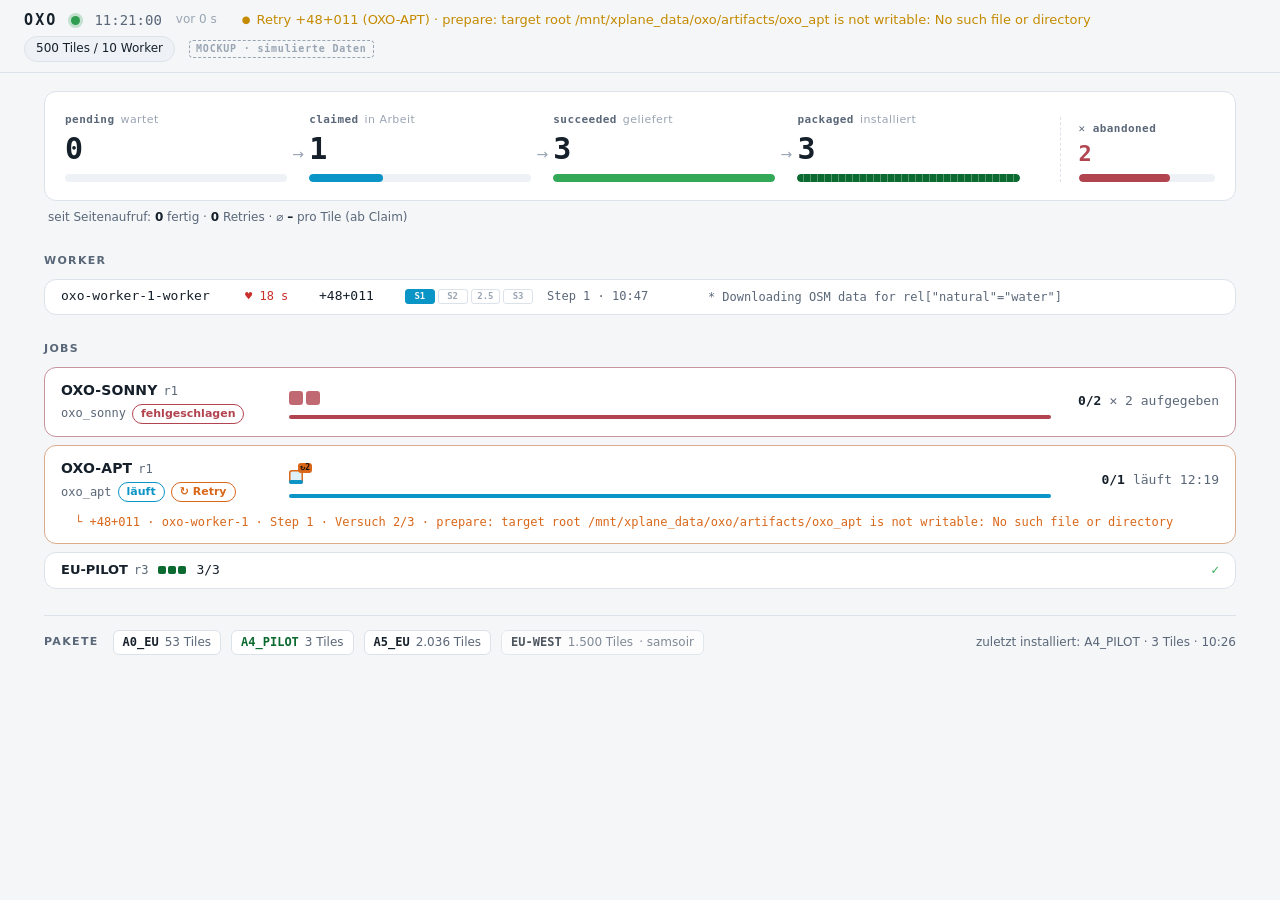
<file: ops/console/mockups/3-job-fluesse/index.html>
<!doctype html>
<html lang="de">
<head>
<meta charset="utf-8">
<meta name="viewport" content="width=device-width, initial-scale=1">
<title>OXO Job-Flüsse</title>
<style>
:root {
  color-scheme: dark;
  --bg: #0a0e13; --panel: #111821; --panel2: #18212c; --line: #222d3a;
  --text: #e3e9f0; --muted: #8b98a9; --faint: #566273;
  --pending: #3d4959; --claimed: #2ab7e9; --claimed-soft: rgba(42,183,233,.15);
  --succeeded: #4cc472; --packaged: #12914a; --retry: #f28c3b; --abandoned: #b65962;
  --stale: #e9b53e; --bad: #f0605d; --ok: #4cc472; --dot: rgba(255,255,255,.9);
  --mono: ui-monospace, "JetBrains Mono", "SF Mono", Menlo, Consolas, monospace;
  --sans: system-ui, -apple-system, "Segoe UI", Roboto, sans-serif;
}
@media (prefers-color-scheme: light) {
  :root:not([data-theme="dark"]) {
    color-scheme: light;
    --bg: #f4f6f8; --panel: #ffffff; --panel2: #eef1f5; --line: #dce2e9;
    --text: #16202b; --muted: #5a6778; --faint: #9aa5b3;
    --pending: #b4bec9; --claimed: #0b94c6; --claimed-soft: rgba(11,148,198,.13);
    --succeeded: #33a957; --packaged: #0b6a30; --retry: #d9671a; --abandoned: #b2444f;
    --stale: #c58a00; --bad: #c9302c; --ok: #2f9e50; --dot: rgba(255,255,255,.95);
  }
}
:root[data-theme="light"] {
  color-scheme: light;
  --bg: #f4f6f8; --panel: #ffffff; --panel2: #eef1f5; --line: #dce2e9;
  --text: #16202b; --muted: #5a6778; --faint: #9aa5b3;
  --pending: #b4bec9; --claimed: #0b94c6; --claimed-soft: rgba(11,148,198,.13);
  --succeeded: #33a957; --packaged: #0b6a30; --retry: #d9671a; --abandoned: #b2444f;
  --stale: #c58a00; --bad: #c9302c; --ok: #2f9e50; --dot: rgba(255,255,255,.95);
}
* { box-sizing: border-box; }
html, body { margin: 0; }
body { background: var(--bg); color: var(--text); font: 14px/1.45 var(--sans); overflow-x: hidden; }
.mono, .tile { font-family: var(--mono); }
button { font: inherit; color: inherit; }
h2 { font-size: 11px; letter-spacing: .12em; text-transform: uppercase; color: var(--muted); font-weight: 600; margin: 26px 0 10px; }

/* status bar */
.top { position: sticky; top: 0; z-index: 20; display: flex; flex-wrap: wrap; align-items: center; gap: 6px 14px;
  padding: 10px 24px; background: color-mix(in srgb, var(--bg) 88%, transparent); backdrop-filter: blur(8px); border-bottom: 1px solid var(--line); }
.brand { font: 700 15px/1 var(--mono); letter-spacing: .14em; }
.db { width: 9px; height: 9px; border-radius: 50%; background: var(--ok); box-shadow: 0 0 0 3px color-mix(in srgb, var(--ok) 25%, transparent); }
.db.down { background: var(--bad); box-shadow: 0 0 0 3px color-mix(in srgb, var(--bad) 25%, transparent); }
#clock { font-family: var(--mono); color: var(--muted); }
#ago { color: var(--faint); font-size: 12px; min-width: 52px; }
.status { font-size: 13px; color: var(--ok); }
.status.warn { color: var(--stale); } .status.bad { color: var(--bad); }
.status::before { content: "●"; margin-right: 6px; font-size: 10px; vertical-align: 1px; }
.spacer { flex: 1; }
.toggle { background: var(--panel2); border: 1px solid var(--line); border-radius: 999px; padding: 3px 11px; font-size: 12px; cursor: pointer; }
.toggle[aria-pressed="true"] { border-color: var(--claimed); color: var(--claimed); }
.demo { font: 600 10px/1 var(--mono); letter-spacing: .08em; color: var(--faint); border: 1px dashed var(--faint); border-radius: 4px; padding: 3px 6px; }

main { max-width: 1240px; margin: 0 auto; padding: 18px 24px 40px; }

/* funnel */
.funnel { display: grid; grid-template-columns: 1fr 22px 1fr 22px 1fr 22px 1fr 40px minmax(120px, .7fr); align-items: end;
  background: var(--panel); border: 1px solid var(--line); border-radius: 12px; padding: 16px 20px 18px; }
.arrow { color: var(--faint); text-align: center; padding-bottom: 18px; }
.stage { --c: var(--muted); min-width: 0; }
.stage[data-k="pending"] { --c: var(--pending); } .stage[data-k="claimed"] { --c: var(--claimed); }
.stage[data-k="succeeded"] { --c: var(--succeeded); } .stage[data-k="packaged"] { --c: var(--packaged); }
.stage[data-k="abandoned"] { --c: var(--abandoned); border-left: 1px dashed var(--line); padding-left: 18px; }
.stage .lbl { font: 600 11px/1 var(--mono); color: var(--muted); letter-spacing: .04em; }
.stage .hint { font-size: 11px; color: var(--faint); margin-left: 6px; font-family: var(--sans); font-weight: 400; }
.stage .num { display: block; font: 600 30px/1.15 var(--mono); margin: 4px 0 8px; font-variant-numeric: tabular-nums; }
.stage[data-k="abandoned"] .num { font-size: 22px; color: var(--abandoned); }
.track { height: 8px; border-radius: 4px; background: var(--panel2); overflow: hidden; }
.track i { display: block; height: 100%; width: 0; border-radius: 4px; background: var(--c); transition: width .8s cubic-bezier(.2,.7,.2,1); }
.stage[data-k="packaged"] .track i { background: repeating-linear-gradient(90deg, var(--packaged) 0 6px, color-mix(in srgb, var(--packaged) 70%, var(--dot)) 6px 7px); }
.bump .num { animation: bump .5s ease-out; }
@keyframes bump { 30% { transform: scale(1.12); color: var(--c); } }
.since { margin: 8px 4px 0; font-size: 12px; color: var(--muted); }
.since b { color: var(--text); font-weight: 600; font-variant-numeric: tabular-nums; }

/* workers */
.workers { background: var(--panel); border: 1px solid var(--line); border-radius: 12px; overflow: hidden; }
.wrow { display: grid; grid-template-columns: 170px 60px 72px 128px 118px minmax(0, 1fr); gap: 14px; align-items: center;
  min-height: 34px; padding: 4px 16px; border-top: 1px solid var(--line); font-size: 13px; }
.wrow:first-child { border-top: 0; }
.wname { font-family: var(--mono); white-space: nowrap; overflow: hidden; text-overflow: ellipsis; }
.heart { color: var(--bad); font-family: var(--mono); font-size: 12px; white-space: nowrap; }
.heart.stale { color: var(--stale); }
.steps { display: flex; gap: 3px; }
.steps span { flex: 1; height: 15px; border-radius: 3px; border: 1px solid var(--line); font: 600 9px/13px var(--mono); text-align: center; color: var(--faint); }
.steps .done { background: var(--claimed-soft); border-color: transparent; color: var(--claimed); }
.steps .cur { background: var(--claimed); border-color: var(--claimed); color: var(--bg); }
.wrow.stale .steps .cur { background: var(--stale); border-color: var(--stale); }
.sclock { font-family: var(--mono); font-size: 12px; color: var(--muted); white-space: nowrap; overflow: hidden; text-overflow: ellipsis; }
.ticker { position: relative; height: 18px; overflow: hidden; font: 12px/18px var(--mono); color: var(--muted); }
.ticker span { position: absolute; inset: 0; white-space: pre; overflow: hidden; text-overflow: ellipsis; }
.ticker .in { animation: tin .45s ease-out; } .ticker .out { animation: tout .45s ease-in forwards; }
@keyframes tin { from { transform: translateY(100%); opacity: 0; } }
@keyframes tout { to { transform: translateY(-100%); opacity: 0; } }
.wrow.idle { color: var(--faint); } .wrow.idle .wname { color: var(--muted); }
.wrow.idle .idletxt { grid-column: 2 / -1; font-size: 12px; }
.wrow.stale { background: color-mix(in srgb, var(--stale) 7%, transparent); }

/* jobs */
.fold { display: grid; grid-template-rows: 1fr; transition: grid-template-rows .45s ease; }
.fold > div { overflow: hidden; min-height: 0; }
.fold.shut { grid-template-rows: 0fr; }
.instant .fold, .instant.fold { transition: none !important; }
.job { position: relative; background: var(--panel); border: 1px solid var(--line); border-radius: 12px; margin-bottom: 8px; transition: grid-template-rows .45s ease, margin .45s ease; }
.job.shut { margin-bottom: 0; border-color: transparent; }
.job.problem { border-color: color-mix(in srgb, var(--retry) 45%, var(--line)); }
.job.failed { border-color: color-mix(in srgb, var(--abandoned) 50%, var(--line)); }
.jgrid { display: grid; grid-template-columns: minmax(150px, 210px) minmax(0, 1fr) 150px; gap: 18px; align-items: center; padding: 12px 16px; }
.jhead { min-width: 0; }
.job.complete .jhead { cursor: pointer; }
.jtitle b { font-weight: 650; letter-spacing: .01em; }
.rev { color: var(--muted); margin-left: 6px; font-family: var(--mono); font-size: 12px; }
.jpkg { display: flex; flex-wrap: wrap; gap: 6px; align-items: center; margin-top: 4px; font-size: 12px; color: var(--muted); }
.chip { font-size: 11px; font-weight: 600; border-radius: 999px; padding: 1px 8px; border: 1px solid currentColor; white-space: nowrap; }
.chip.in_progress { color: var(--claimed); } .chip.complete { color: var(--succeeded); } .chip.failed { color: var(--abandoned); }
.chip.retry { color: var(--retry); }
.waffle { display: grid; grid-template-columns: repeat(auto-fill, var(--cs, 14px)); gap: 3px; padding: 7px 9px 4px 0; }
.waffle.small { gap: 2px; }
.cell { --cc: transparent; --f: 0; position: relative; width: var(--cs); height: var(--cs); border-radius: 3px;
  box-shadow: inset 0 0 0 1px var(--pending); cursor: pointer; }
.waffle.small .cell { border-radius: 1.5px; }
.cell::after { content: ""; position: absolute; left: 0; right: 0; bottom: 0; height: calc(var(--f) * 100%); background: var(--cc); border-radius: inherit; transition: height .4s ease, background-color .4s; }
.cell[data-s="claimed"] { --cc: var(--claimed); background: var(--claimed-soft); box-shadow: inset 0 0 0 1px var(--claimed); animation: breathe 4s ease-in-out infinite; }
.cell[data-s="succeeded"] { --cc: var(--succeeded); box-shadow: none; }
.cell[data-s="packaged"] { --cc: var(--packaged); box-shadow: none; }
.cell[data-s="packaged"]::before { content: ""; position: absolute; z-index: 1; left: 50%; top: 50%; width: max(2px, calc(var(--cs) * .3)); height: max(2px, calc(var(--cs) * .3)); transform: translate(-50%, -50%); border-radius: 50%; background: var(--dot); }
.cell[data-s="abandoned"] { --cc: var(--abandoned); box-shadow: none; opacity: .8; }
.cell.retry { box-shadow: inset 0 0 0 1.5px var(--retry); }
.cell.stale { animation: none; box-shadow: 0 0 0 2px var(--stale); }
.cell .b { position: absolute; z-index: 2; top: -7px; right: -9px; font: 700 8px/1 var(--mono); padding: 1px 2px; border-radius: 3px; background: var(--retry); color: #15100a; pointer-events: none; }
.waffle.small .cell .b { display: none; }
.cell.pop { animation: pop .35s ease-out backwards; }
.cell.mark { outline: 3px solid var(--text); outline-offset: 1px; z-index: 3; }
@keyframes breathe { 50% { opacity: .7; } }
@keyframes pop { from { transform: scale(0); opacity: 0; } }
.pbar { display: flex; height: 4px; margin-top: 6px; border-radius: 2px; overflow: hidden; background: var(--panel2); }
.seg { width: 0; transition: width .8s cubic-bezier(.2,.7,.2,1); }
.s-packaged { background: var(--packaged); } .s-succeeded { background: var(--succeeded); } .s-claimed { background: var(--claimed); }
.s-pending { background: var(--pending); } .s-abandoned { background: var(--abandoned); }
.pbar.ring { animation: ring .9s ease-out; }
@keyframes ring { 30% { box-shadow: 0 0 0 4px color-mix(in srgb, var(--succeeded) 45%, transparent); } }
.jmeta { text-align: right; font-family: var(--mono); font-size: 13px; white-space: nowrap; font-variant-numeric: tabular-nums; }
.frac { font-weight: 600; }
.jclock { color: var(--muted); margin-left: 8px; }
.subline { padding: 0 16px 11px 30px; font-size: 12px; color: var(--retry); white-space: nowrap; overflow: hidden; text-overflow: ellipsis; }
.subline .w { color: var(--muted); }
.short { display: flex; align-items: center; gap: 10px; width: 100%; padding: 8px 16px; background: none; border: 0; cursor: pointer; text-align: left; font-size: 13px; }
.short .rev { margin-left: -4px; }
.sq { display: flex; gap: 2px; flex-wrap: wrap; }
.sq i { width: 8px; height: 8px; border-radius: 2px; background: var(--succeeded); }
.sq i[data-s="packaged"] { background: var(--packaged); } .sq i[data-s="abandoned"] { background: var(--abandoned); }
.short .ok { color: var(--succeeded); font-family: var(--mono); margin-left: auto; white-space: nowrap; }
.job.shimmer::after { content: ""; position: absolute; inset: 0; border-radius: inherit; pointer-events: none;
  background: linear-gradient(100deg, transparent 30%, color-mix(in srgb, var(--succeeded) 22%, transparent) 50%, transparent 70%) no-repeat;
  background-size: 200% 100%; animation: shimmer 1.3s ease-in-out forwards; }
@keyframes shimmer { from { background-position: 150% 0; } to { background-position: -50% 0; } }

/* packages */
.pkgs { display: flex; flex-wrap: wrap; align-items: center; gap: 8px 10px; margin-top: 26px; padding-top: 14px; border-top: 1px solid var(--line); font-size: 12px; color: var(--muted); }
.pkgs .h { font-size: 11px; letter-spacing: .12em; font-weight: 600; margin-right: 4px; }
.pkg { display: inline-flex; gap: 6px; align-items: baseline; padding: 3px 9px; border-radius: 6px; background: var(--panel); border: 1px solid var(--line); }
.pkg b { font: 600 12px var(--mono); color: var(--text); }
.pkg.oxo b { color: var(--packaged); } .pkg.samsoir { opacity: .75; }
.pkg.bump { animation: pkgbump .9s ease-out; }
@keyframes pkgbump { 30% { border-color: var(--packaged); box-shadow: 0 0 0 3px color-mix(in srgb, var(--packaged) 30%, transparent); } }
.lastinst { margin-left: auto; }

/* motion layer, popover */
#fx { position: fixed; inset: 0; pointer-events: none; z-index: 40; }
.spark { position: absolute; left: 0; top: 0; width: 8px; height: 8px; margin: -4px; border-radius: 50%; background: var(--c); box-shadow: 0 0 10px 2px var(--c); }
.k-pending { --c: var(--retry); } .k-claimed { --c: var(--claimed); } .k-succeeded { --c: var(--succeeded); }
.k-packaged { --c: var(--packaged); } .k-abandoned { --c: var(--abandoned); }
.pulse { position: absolute; font: 700 12px var(--mono); color: var(--succeeded); background: var(--panel); border: 1px solid currentColor; border-radius: 999px; padding: 1px 7px; transform: translate(-50%, -100%); }
#pop { position: fixed; z-index: 50; max-width: min(340px, calc(100vw - 32px)); background: var(--panel2); border: 1px solid var(--line); border-radius: 10px;
  padding: 10px 12px; font-size: 12px; box-shadow: 0 10px 30px rgba(0,0,0,.35); }
#pop[hidden] { display: none; }
#pop .t { font: 700 14px var(--mono); }
#pop dl { display: grid; grid-template-columns: auto 1fr; gap: 3px 10px; margin: 8px 0 0; }
#pop dt { color: var(--muted); } #pop dd { margin: 0; overflow-wrap: anywhere; }
#pop .err { color: var(--retry); }

@media (max-width: 760px) {
  .top { padding: 8px 16px; gap: 4px 10px; }
  main { padding: 12px 16px 32px; }
  .status { order: 10; flex-basis: 100%; display: -webkit-box; -webkit-line-clamp: 2; -webkit-box-orient: vertical; overflow: hidden; }
  .funnel { display: flex; flex-wrap: wrap; gap: 8px 14px; padding: 12px 14px; }
  .arrow { display: none; }
  .stage, .stage[data-k="abandoned"] { display: flex; align-items: center; gap: 6px; border: 0; padding: 0; }
  .stage .hint { display: none; }
  .stage .num, .stage[data-k="abandoned"] .num { font-size: 15px; margin: 0; order: -1; }
  .stage .track { width: 36px; height: 5px; }
  .workers { background: none; border: 0; display: grid; gap: 8px; }
  .wrow { grid-template-columns: 1fr auto; gap: 6px 10px; padding: 10px 12px; border: 1px solid var(--line); border-radius: 10px; background: var(--panel); }
  .wrow:first-child { border-top: 1px solid var(--line); }
  .wrow .steps, .wrow .ticker { grid-column: 1 / -1; }
  .wrow .tile { justify-self: start; }
  .wrow.idle .idletxt { grid-column: 1 / -1; }
  .jgrid { grid-template-columns: minmax(0, 1fr) auto; gap: 8px 12px; padding: 12px; }
  .jmid { grid-column: 1 / -1; grid-row: 2; }
  .jmeta { grid-column: 2; grid-row: 1; align-self: start; display: flex; flex-direction: column; }
  .jclock { margin: 0; font-size: 12px; }
  .subline { padding: 0 12px 10px 18px; white-space: normal; }
  .short { padding: 8px 12px; flex-wrap: wrap; }
  .lastinst { margin-left: 0; flex-basis: 100%; }
}
@media (prefers-reduced-motion: reduce) {
  *, *::before, *::after { animation: none !important; transition: none !important; }
}
</style>
</head>
<body>
<header class="top">
  <span class="brand">OXO</span>
  <span class="db" id="db" role="img" aria-label="Datenbank"></span>
  <span id="clock"></span>
  <span id="ago" aria-live="off"></span>
  <span id="status" class="status" role="status">…</span>
  <span class="spacer"></span>
  <button class="toggle" id="scale" type="button" aria-pressed="false">500 Tiles / 10 Worker</button>
  <span class="demo" title="Die Daten auf dieser Seite werden im Browser simuliert">MOCKUP · simulierte Daten</span>
</header>
<main>
  <section class="funnel" id="funnel" aria-label="Pipeline aller Tasks">
    <div class="stage" data-k="pending"><span class="lbl">pending<span class="hint">wartet</span></span><span class="num">0</span><div class="track"><i></i></div></div>
    <span class="arrow" aria-hidden="true">→</span>
    <div class="stage" data-k="claimed"><span class="lbl">claimed<span class="hint">in Arbeit</span></span><span class="num">0</span><div class="track"><i></i></div></div>
    <span class="arrow" aria-hidden="true">→</span>
    <div class="stage" data-k="succeeded"><span class="lbl">succeeded<span class="hint">geliefert</span></span><span class="num">0</span><div class="track"><i></i></div></div>
    <span class="arrow" aria-hidden="true">→</span>
    <div class="stage" data-k="packaged"><span class="lbl">packaged<span class="hint">installiert</span></span><span class="num">0</span><div class="track"><i></i></div></div>
    <span></span>
    <div class="stage" data-k="abandoned"><span class="lbl">✕ abandoned</span><span class="num">0</span><div class="track"><i></i></div></div>
  </section>
  <p class="since" id="since"></p>
  <h2>Worker</h2>
  <div class="workers" id="workers"></div>
  <h2>Jobs</h2>
  <div id="jobs"></div>
  <footer class="pkgs" id="pkgs"></footer>
</main>
<div id="fx" aria-hidden="true"></div>
<div id="pop" role="tooltip" hidden></div>
<script>
'use strict';
// ---- contract sample (tests/sample_state.json, embedded so file:// works) ----
const SAMPLE = {
  "generated_at": "2026-10-23T11:21:00Z",
  "database": {"reachable": true, "error": null},
  "jobs": [
    {"id": "5cadb9e9-d37e-4016-af57-165443649137", "region_code": "OXO-APT", "revision": 1, "package": "oxo_apt", "created_at": "2026-10-23T11:08:41Z", "max_attempts": 3, "state": "in_progress",
     "counts": {"pending": 0, "claimed": 1, "succeeded": 0, "abandoned": 0}, "total": 1,
     "tasks": [{"id": "99335416-c161-437d-9007-cb1a2aecfb8d", "tile": "+48+011", "task_type": "ortho", "state": "claimed", "attempts": 2, "claimed_by": "oxo-worker-1", "claimed_at": "2026-10-23T11:10:12Z", "last_heartbeat_at": "2026-10-23T11:20:42Z", "last_failure": "prepare: target root /mnt/xplane_data/oxo/artifacts/oxo_apt is not writable: No such file or directory", "replaces": "eu_apt (A0_EU) cfg agrees", "patches": ["EDDM.patch.osm"]}]},
    {"id": "74ac7077-0eb5-4283-b0ba-bb93410b3be2", "region_code": "OXO-SONNY", "revision": 1, "package": "oxo_sonny", "created_at": "2026-10-23T11:08:43Z", "max_attempts": 3, "state": "failed",
     "counts": {"pending": 0, "claimed": 0, "succeeded": 0, "abandoned": 2}, "total": 2,
     "tasks": [
       {"id": "12f5d4b4-226a-4984-a488-de03de2475e8", "tile": "+48+010", "task_type": "ortho", "state": "abandoned", "attempts": 1, "claimed_by": null, "claimed_at": null, "last_heartbeat_at": null, "last_failure": "cancelled by operator", "replaces": "eu_sonny (A5_EU) cfg agrees", "patches": []},
       {"id": "711e62ff-f009-440e-8ab9-a3647f7d6166", "tile": "+48+012", "task_type": "ortho", "state": "abandoned", "attempts": 1, "claimed_by": null, "claimed_at": null, "last_heartbeat_at": null, "last_failure": "cancelled by operator", "replaces": "eu_sonny (A5_EU) cfg agrees", "patches": []}]},
    {"id": "d125946d-ef3d-4f34-b4ce-17bc0b1dea73", "region_code": "EU-PILOT", "revision": 3, "package": "oxo_pilot", "created_at": "2026-10-23T09:10:38Z", "max_attempts": 3, "state": "complete",
     "counts": {"pending": 0, "claimed": 0, "succeeded": 3, "abandoned": 0}, "total": 3,
     "tasks": [
       {"id": "64ad6949-ade0-4305-afb0-838448c2f0d7", "tile": "+48+012", "task_type": "ortho", "state": "succeeded", "attempts": 1, "claimed_by": null, "claimed_at": null, "last_heartbeat_at": null, "last_failure": null, "replaces": null, "patches": []},
       {"id": "710468a8-2c04-4306-8318-887d347a5a77", "tile": "+48+010", "task_type": "ortho", "state": "succeeded", "attempts": 1, "claimed_by": null, "claimed_at": null, "last_heartbeat_at": null, "last_failure": null, "replaces": null, "patches": []},
       {"id": "f08ded77-bda3-49ae-bb9d-b2b78213250d", "tile": "+48+011", "task_type": "ortho", "state": "succeeded", "attempts": 1, "claimed_by": null, "claimed_at": null, "last_heartbeat_at": null, "last_failure": null, "replaces": null, "patches": ["EDDM.patch.osm"]}]}
  ],
  "workers": [
    {"name": "oxo-worker-1-worker", "state": "running", "started_at": "2026-10-23T10:14:23Z",
     "current": {"task_id": "99335416-c161-437d-9007-cb1a2aecfb8d", "tile": "+48+011", "task_type": "ortho", "attempt": 2, "since": "2026-10-23T11:10:12Z", "step": "Step 1 : Building vector data for tile +48+011", "step_since": "2026-10-23T11:10:13Z"},
     "log_tail": [
       {"at": "2026-10-23T11:20:35Z", "line": "   Number of edges at this point: 124650"},
       {"at": "2026-10-23T11:20:35Z", "line": "-> Dealing with inland water"},
       {"at": "2026-10-23T11:20:35Z", "line": "    * Downloading OSM data for rel[\"natural\"=\"water\"]"}]}
  ],
  "packages": [
    {"name": "zzXEL_eu_apt_ortho", "code": "A0_EU", "version": "99.99.99", "tiles": 53, "owner": "own"},
    {"name": "zzXEL_oxo_pilot_ortho", "code": "A4_PILOT", "version": "99.99.99", "tiles": 3, "owner": "oxo"},
    {"name": "zzXEL_eu_sonny_ortho", "code": "A5_EU", "version": "99.99.99", "tiles": 2036, "owner": "own"},
    {"name": "zzXEL_eu-west_ortho", "code": "EU-WEST", "version": "0.5.0", "tiles": 1500, "owner": "samsoir"}
  ],
  "installs": [
    {"at": "2026-10-23T10:26:45Z", "code": "A4_PILOT", "package": "zzXEL_oxo_pilot_ortho", "tiles": ["+48+010", "+48+011", "+48+012"]}
  ]
};

// ---- helpers ----
const STEPS = ['1', '2', '2.5', '3'];
const FILL = { '1': .25, '2': .5, '2.5': .75, '3': .92 };
const SEGS = ['packaged', 'succeeded', 'claimed', 'pending', 'abandoned'];
const STALE_MS = 90e3;
const RM = matchMedia('(prefers-reduced-motion: reduce)');
const $ = id => document.getElementById(id);
const ts = s => (s ? Date.parse(s) : NaN);
const stepOf = s => { const m = /Step (\d(?:\.5)?)/.exec(s || ''); return m ? m[1] : null; };
const byTile = (a, b) => (a.tile < b.tile ? -1 : a.tile > b.tile ? 1 : a.task_type.localeCompare(b.task_type));
function h(tag, cls, text) { const e = document.createElement(tag); if (cls) e.className = cls; if (text != null) e.textContent = text; return e; }
function clockFmt(ms) {
  if (!(ms >= 0)) return '–';
  const s = Math.floor(ms / 1000), hh = Math.floor(s / 3600), mm = Math.floor(s / 60) % 60, ss = String(s % 60).padStart(2, '0');
  return hh ? `${hh}:${String(mm).padStart(2, '0')}:${ss}` : `${mm}:${ss}`;
}
const shortFmt = ms => (!(ms >= 0) ? '–' : ms < 60e3 ? Math.floor(ms / 1000) + ' s' : clockFmt(ms));
const shortName = n => n.replace(/-worker$/, '');
function bump(el) { el.classList.remove('bump'); void el.offsetWidth; el.classList.add('bump'); }

// ---- view state, keyed by stable ids ----
const V = { state: null, recvAt: 0, jobs: new Map(), tasks: new Map(), workers: new Map(), pkgs: new Map(),
  stats: { done: 0, retry: 0, durs: [] }, idle: new Map(), base: { cls: '', text: '' }, popId: null, popPinned: false };
const stageEl = k => document.querySelector(`.stage[data-k="${k}"]`);
const now = () => (V.state ? ts(V.state.generated_at) + (performance.now() - V.recvAt) : Date.now());

// ---- render: one code path for every poll; prev === null means first paint, no motion ----
function render(state, prev) {
  V.state = state; V.recvAt = performance.now();
  const gen = ts(state.generated_at);
  const taskWorker = new Map(), taskById = new Map();
  for (const w of state.workers) if (w.current) taskWorker.set(w.current.task_id, w);
  for (const j of state.jobs) for (const t of j.tasks) taskById.set(t.id, t);
  const installed = new Map();
  for (const i of state.installs) { let s = installed.get(i.package); if (!s) installed.set(i.package, s = new Set()); i.tiles.forEach(t => s.add(t)); }
  const isPackaged = (job, tile) => { for (const [p, s] of installed) if (p.includes('_' + job.package + '_') && s.has(tile)) return true; return false; };
  const ctx = { gen, taskWorker, taskById, isPackaged, animate: !!prev, moves: [], counts: { pending: 0, claimed: 0, succeeded: 0, packaged: 0, abandoned: 0 } };

  renderJobs(state, ctx);
  renderWorkers(state, ctx);
  renderFunnel(ctx);
  renderStatus(state, ctx);
  renderPkgs(state, ctx);
  if (V.popId) fillPop();
  if (ctx.moves.length) requestAnimationFrame(() => fire(ctx.moves));
  tick();
}

function renderJobs(state, ctx) {
  const box = $('jobs');
  const info = state.jobs.map(job => {
    const retry = job.tasks.filter(t => (t.state === 'claimed' || t.state === 'pending') && (t.attempts > 1 || t.last_failure));
    const rank = job.state === 'failed' || retry.length ? 0 : job.state === 'in_progress' ? 1 : 2;
    return { job, retry, rank };
  }).sort((a, b) => a.rank - b.rank || ts(b.job.created_at) - ts(a.job.created_at));
  const seen = new Set();
  info.forEach((x, i) => {
    let v = V.jobs.get(x.job.id);
    const fresh = !v;
    if (fresh) { v = buildJob(); V.jobs.set(x.job.id, v); }
    if (box.children[i] !== v.el) box.insertBefore(v.el, box.children[i] || null);
    updateJob(v, x, ctx, fresh);
    seen.add(x.job.id);
  });
  for (const [id, v] of V.jobs) if (!seen.has(id)) { v.el.remove(); V.jobs.delete(id); for (const t of v.job.tasks) V.tasks.delete(t.id); }
}

function buildJob() {
  const v = { cells: [], open: false, collapsed: false, last: undefined };
  v.el = h('article', 'job fold');
  const inner = h('div'); v.el.append(inner);
  v.full = h('div', 'fold'); const fullIn = h('div'); v.full.append(fullIn);
  const grid = h('div', 'jgrid');
  const head = h('div', 'jhead'), title = h('div', 'jtitle'), pkgRow = h('div', 'jpkg');
  v.region = h('b'); v.rev = h('span', 'rev'); title.append(v.region, v.rev);
  v.pkg = h('span', 'mono'); v.chip = h('span', 'chip'); v.rchip = h('span', 'chip retry', '↻ Retry');
  pkgRow.append(v.pkg, v.chip, v.rchip); head.append(title, pkgRow);
  const mid = h('div', 'jmid');
  v.waffle = h('div', 'waffle'); v.waffle.setAttribute('role', 'img');
  v.bar = h('div', 'pbar'); v.segs = {};
  for (const k of SEGS) { v.segs[k] = h('span', 'seg s-' + k); v.bar.append(v.segs[k]); }
  mid.append(v.waffle, v.bar);
  const meta = h('div', 'jmeta'); v.frac = h('span', 'frac'); v.clk = h('span', 'jclock'); meta.append(v.frac, v.clk);
  grid.append(head, mid, meta);
  v.subf = h('div', 'fold shut'); const subIn = h('div'); v.sub = h('div', 'subline mono'); subIn.append(v.sub); v.subf.append(subIn);
  fullIn.append(grid, v.subf);
  v.short = h('div', 'fold shut'); const shortIn = h('div'); v.sbtn = h('button', 'short'); v.sbtn.type = 'button'; shortIn.append(v.sbtn); v.short.append(shortIn);
  inner.append(v.full, v.short);
  v.sbtn.onclick = () => { v.open = true; setCollapsed(v, false); };
  head.onclick = () => { if (v.job.state === 'complete') { v.open = false; setCollapsed(v, true); } };
  return v;
}
function setCollapsed(v, c) { v.collapsed = c; v.full.classList.toggle('shut', c); v.short.classList.toggle('shut', !c); v.sbtn.setAttribute('aria-expanded', String(!c)); }
function instant(el, fn) { el.classList.add('instant'); fn(); void el.offsetWidth; requestAnimationFrame(() => el.classList.remove('instant')); }

function updateJob(v, { job, retry }, ctx, fresh) {
  v.job = job;
  const tasks = [...job.tasks].sort(byTile), n = tasks.length;
  const cs = n <= 40 ? 14 : n <= 120 ? 10 : n <= 250 ? 8 : 6;
  v.waffle.style.setProperty('--cs', cs + 'px');
  v.waffle.classList.toggle('small', cs < 10);
  const appear = fresh && ctx.animate;
  const jc = { packaged: 0, succeeded: 0, claimed: 0, pending: 0, abandoned: 0 };
  tasks.forEach((t, i) => {
    let cv = V.tasks.get(t.id);
    if (!cv) {
      cv = { el: h('div', 'cell'), vs: null, attempts: t.attempts, claimedAt: NaN, job: v, id: t.id };
      cv.el.dataset.id = t.id;
      V.tasks.set(t.id, cv);
      if (appear) { cv.el.classList.add('pop'); cv.el.style.animationDelay = Math.round(i * Math.min(40, 600 / n)) + 'ms'; setTimeout(() => cv.el.classList.remove('pop'), 1200); }
    }
    if (v.waffle.children[i] !== cv.el) v.waffle.insertBefore(cv.el, v.waffle.children[i] || null);
    jc[updateCell(cv, t, job, ctx)]++;
  });
  for (const k of SEGS) { v.segs[k].style.width = (n ? jc[k] / n * 100 : 0) + '%'; ctx.counts[k] += jc[k]; }
  ctx.counts.succeeded += jc.packaged; // succeeded in the funnel includes what is packaged
  v.waffle.setAttribute('aria-label', `${n} Tiles: ${jc.packaged + jc.succeeded} fertig, ${jc.claimed} in Arbeit, ${jc.pending} wartend, ${jc.abandoned} aufgegeben`);

  v.region.textContent = job.region_code; v.rev.textContent = 'r' + job.revision; v.pkg.textContent = job.package;
  v.chip.className = 'chip ' + job.state;
  v.chip.textContent = { in_progress: 'läuft', complete: 'fertig', failed: 'fehlgeschlagen' }[job.state] || job.state;
  v.rchip.hidden = !retry.length;
  v.el.classList.toggle('problem', retry.length > 0);
  v.el.classList.toggle('failed', job.state === 'failed');
  v.el.classList.toggle('complete', job.state === 'complete');
  v.frac.textContent = `${jc.packaged + jc.succeeded}/${n}`;
  v.done = jc.packaged + jc.succeeded;

  // retry sub-line
  v.sub.textContent = '';
  if (retry.length) {
    const t = retry[0], w = ctx.taskWorker.get(t.id), step = w && stepOf(w.current.step);
    const bits = [t.tile, w ? shortName(w.name) : t.state === 'pending' ? 'wartet auf Backoff' : (t.claimed_by || '–')];
    if (w) bits.push(step ? 'Step ' + step : w.current.step);
    bits.push(`Versuch ${t.state === 'pending' ? t.attempts + 1 : t.attempts}/${job.max_attempts}`);
    if (t.last_failure) bits.push(t.last_failure);
    v.sub.append('└ ' + bits.join(' · '));
    if (retry.length > 1) v.sub.append(h('span', 'w', `  (+${retry.length - 1} weitere)`));
  }
  v.subf.classList.toggle('shut', !retry.length);

  // short form
  v.sbtn.textContent = '';
  const sq = h('span', 'sq');
  tasks.slice(0, 24).forEach(t => { const i = h('i'); i.dataset.s = V.tasks.get(t.id).vs; sq.append(i); });
  v.sbtn.append(h('b', null, job.region_code), h('span', 'rev', 'r' + job.revision), sq,
    h('span', 'mono', `${v.done}/${n}` + (n > 24 ? ' …' : '')), h('span', 'ok', job.state === 'complete' ? '✓' : job.state));

  // complete / new-job choreography
  if (job.state === 'complete' && v.last !== 'complete') {
    if (!ctx.animate || v.last === undefined) instant(v.el, () => setCollapsed(v, true));
    else {
      v.doneAt = ctx.gen;
      if (!RM.matches) { v.el.classList.remove('shimmer'); void v.el.offsetWidth; v.el.classList.add('shimmer'); }
      clearTimeout(v.timer);
      v.timer = setTimeout(() => { if (v.job.state === 'complete' && !v.open) setCollapsed(v, true); }, 10000);
    }
  }
  if (job.state !== 'complete' && v.collapsed) setCollapsed(v, false);
  if (appear) { instant(v.el, () => v.el.classList.add('shut')); requestAnimationFrame(() => requestAnimationFrame(() => v.el.classList.remove('shut'))); }
  v.last = job.state;
}

function updateCell(cv, t, job, ctx) {
  const w = ctx.taskWorker.get(t.id);
  const vs = t.state === 'succeeded' && ctx.isPackaged(job, t.tile) ? 'packaged' : t.state;
  if (cv.vs && ctx.animate) {
    if (cv.vs === 'claimed' && (vs === 'pending' || (vs === 'claimed' && t.attempts > cv.attempts))) {
      ctx.moves.push({ cv, to: 'pending', back: true }); V.stats.retry++;
    } else if (vs !== cv.vs) {
      ctx.moves.push({ cv, to: vs });
      if (cv.vs === 'claimed' && (vs === 'succeeded' || vs === 'packaged')) { V.stats.done++; if (cv.claimedAt) V.stats.durs.push(ctx.gen - cv.claimedAt); }
    }
  }
  cv.vs = vs; cv.attempts = t.attempts; cv.task = t; cv.worker = w; cv.jobData = job;
  if (t.claimed_at) cv.claimedAt = ts(t.claimed_at);
  const step = w ? stepOf(w.current.step) : null;
  const el = cv.el;
  el.dataset.s = vs;
  el.style.setProperty('--f', vs === 'claimed' ? (FILL[step] ?? .1) : vs === 'pending' ? 0 : 1);
  el.classList.toggle('stale', vs === 'claimed' && ctx.gen - ts(t.last_heartbeat_at) > STALE_MS);
  const retrying = (vs === 'claimed' && t.attempts > 1) || (vs === 'pending' && !!t.last_failure);
  el.classList.toggle('retry', retrying);
  const badge = retrying || (vs === 'abandoned' && t.attempts > 1) ? '↻' + (vs === 'pending' ? t.attempts + 1 : t.attempts) : '';
  if (badge) { if (!cv.badge) el.append(cv.badge = h('span', 'b')); cv.badge.textContent = badge; }
  else if (cv.badge) { cv.badge.remove(); cv.badge = null; }
  return vs;
}

// ---- motion: sparks from cell -> job bar segment -> funnel stage ----
function center(el) { const r = el.getBoundingClientRect(); return { x: r.left + r.width / 2, y: r.top + r.height / 2 }; }
function fire(moves) {
  if (document.hidden) return; // a background tab would replay a backlog of sparks on return
  const byJob = new Map();
  for (const m of moves) { const l = byJob.get(m.cv.job) || []; l.push(m); byJob.set(m.cv.job, l); }
  let delay = 0;
  for (const [v, list] of byJob) {
    if (list.length > 12) { pulse(v, list); continue; }
    for (const m of list) { setTimeout(() => spark(v, m), delay); delay += 90; }
  }
}
function flash(cv, key) {
  if (RM.matches) { cv.el.classList.add('mark'); setTimeout(() => cv.el.classList.remove('mark'), 3000); return; }
  const c = getComputedStyle(document.documentElement).getPropertyValue('--' + (key === 'pending' ? 'retry' : key));
  cv.el.animate([{ transform: 'scale(1.6)', backgroundColor: c, offset: 0 }, { transform: 'scale(1)' }], { duration: 650, easing: 'ease-out' });
}
function spark(v, m) {
  const key = m.to, stage = stageEl(key);
  flash(m.cv, key);
  if (RM.matches) { bumpStage(stage); return; }
  const src = v.collapsed ? v.sbtn : m.cv.el, seg = v.collapsed ? v.sbtn : v.segs[key];
  const a = center(src), b = center(seg), c = center(stage.querySelector('.num'));
  const lift = (p, q, d) => ({ x: (p.x + q.x) / 2 + (m.back ? -d : d) / 2, y: Math.min(p.y, q.y) - d });
  const pts = [a, lift(a, b, 18), b, lift(b, c, 60), c];
  const dot = h('div', 'spark k-' + key); $('fx').append(dot);
  const anim = dot.animate(pts.map((p, i) => ({ transform: `translate(${p.x}px,${p.y}px) scale(${[1, 1.25, 1, 1.1, .5][i]})`, opacity: i === 4 ? .2 : 1 })),
    { duration: 1100, easing: 'cubic-bezier(.45,0,.25,1)' });
  anim.onfinish = () => { dot.remove(); bumpStage(stage); };
}
function bumpStage(stage) { bump(stage); }
function pulse(v, list) {
  const keys = new Set(list.map(m => m.to));
  list.forEach(m => flash(m.cv, m.to));
  const r = (v.collapsed ? v.sbtn : v.bar).getBoundingClientRect();
  const p = h('div', 'pulse', '+' + list.length);
  p.style.left = r.left + r.width / 2 + 'px'; p.style.top = r.top - 4 + 'px';
  $('fx').append(p);
  if (RM.matches) { setTimeout(() => p.remove(), 3000); return; }
  v.bar.classList.remove('ring'); void v.bar.offsetWidth; v.bar.classList.add('ring');
  p.animate([{ opacity: 0, marginTop: '6px' }, { opacity: 1, marginTop: '0px', offset: .25 }, { opacity: 1, offset: .7 }, { opacity: 0, marginTop: '-14px' }], { duration: 1600, easing: 'ease-out' }).onfinish = () => p.remove();
  setTimeout(() => keys.forEach(k => bumpStage(stageEl(k))), 500);
}
function roll(el, n) {
  const from = +el.dataset.v || 0;
  el.dataset.v = n;
  if (from === n) return;
  cancelAnimationFrame(el._raf);
  if (RM.matches || !V.rolled) { el.textContent = n.toLocaleString('de-DE'); return; }
  const t0 = performance.now();
  const step = t => {
    const k = Math.min(1, (t - t0) / 800), e = 1 - Math.pow(1 - k, 3);
    el.textContent = Math.round(from + (n - from) * e).toLocaleString('de-DE');
    if (k < 1) el._raf = requestAnimationFrame(step);
  };
  el._raf = requestAnimationFrame(step);
}

// ---- funnel, workers, status, packages ----
function renderFunnel(ctx) {
  const c = ctx.counts, max = Math.max(1, ...Object.values(c));
  for (const k of Object.keys(c)) {
    const st = stageEl(k);
    roll(st.querySelector('.num'), c[k]);
    st.querySelector('.track i').style.width = (c[k] ? Math.max(2, c[k] / max * 100) : 0) + '%';
  }
  V.rolled = true;
  const s = V.stats, avg = s.durs.length ? s.durs.reduce((a, b) => a + b, 0) / s.durs.length : NaN;
  const since = $('since'); since.textContent = 'seit Seitenaufruf: ';
  since.append(h('b', null, String(s.done)), ' fertig · ', h('b', null, String(s.retry)), s.retry === 1 ? ' Retry · ⌀ ' : ' Retries · ⌀ ',
    h('b', null, s.durs.length ? shortFmt(avg) : '–'), ' pro Tile (ab Claim)');
}

function renderWorkers(state, ctx) {
  const box = $('workers'), seen = new Set();
  [...state.workers].sort((a, b) => a.name.localeCompare(b.name, 'de', { numeric: true })).forEach((w, i) => {
    let v = V.workers.get(w.name);
    if (!v) { v = buildWorker(); V.workers.set(w.name, v); }
    if (box.children[i] !== v.el) box.insertBefore(v.el, box.children[i] || null);
    updateWorker(v, w, ctx);
    seen.add(w.name);
  });
  for (const [n, v] of V.workers) if (!seen.has(n)) { v.el.remove(); V.workers.delete(n); }
}
function buildWorker() {
  const v = { el: h('div', 'wrow') };
  v.name = h('span', 'wname'); v.heart = h('span', 'heart'); v.tile = h('span', 'tile'); v.steps = h('span', 'steps');
  v.segs = STEPS.map(s => { const e = h('span', null, s === '2.5' ? '2.5' : 'S' + s); v.steps.append(e); return e; });
  v.sclock = h('span', 'sclock'); v.ticker = h('div', 'ticker'); v.idletxt = h('span', 'idletxt');
  return v;
}
function updateWorker(v, w, ctx) {
  v.w = w;
  const cur = w.current, task = cur && ctx.taskById.get(cur.task_id);
  v.name.textContent = w.name; v.name.title = w.name;
  v.el.classList.toggle('idle', !cur);
  if (!cur) {
    if (!V.idle.has(w.name)) V.idle.set(w.name, { t: ctx.gen, atLoad: !ctx.animate });
    v.el.replaceChildren(v.name, v.idletxt);
    v.el.classList.remove('stale');
    return;
  }
  V.idle.delete(w.name);
  if (v.el.firstChild !== v.name || v.el.childElementCount !== 6) v.el.replaceChildren(v.name, v.heart, v.tile, v.steps, v.sclock, v.ticker);
  v.hb = task ? ts(task.last_heartbeat_at) : NaN;
  const stale = ctx.gen - v.hb > STALE_MS;
  v.el.classList.toggle('stale', stale); v.heart.classList.toggle('stale', stale);
  v.tile.textContent = cur.tile;
  const key = stepOf(cur.step), idx = STEPS.indexOf(key);
  v.segs.forEach((e, i) => { e.className = i < idx ? 'done' : i === idx ? 'cur' : ''; });
  v.stepLabel = key ? 'Step ' + key : cur.step;
  v.stepSince = ts(cur.step_since);
  v.sclock.title = cur.step;
  const last = w.log_tail[w.log_tail.length - 1];
  const lk = last ? last.at + last.line : '';
  if (lk !== v.lk) {
    const old = v.ticker.lastElementChild, span = h('span', null, last ? last.line : '');
    span.title = last ? last.line : '';
    if (old && ctx.animate && !RM.matches) { old.className = 'out'; span.className = 'in'; setTimeout(() => old.remove(), 460); }
    else if (old) old.remove();
    v.ticker.append(span); v.lk = lk;
  }
}

function renderStatus(state, ctx) {
  const p = [];
  if (!state.database.reachable) p.push(['bad', 'Datenbank nicht erreichbar' + (state.database.error ? ': ' + state.database.error : '')]);
  for (const w of state.workers) {
    const t = w.current && ctx.taskById.get(w.current.task_id);
    if (t && ctx.gen - ts(t.last_heartbeat_at) > STALE_MS) p.push(['warn', `${shortName(w.name)}: kein Heartbeat seit ${shortFmt(ctx.gen - ts(t.last_heartbeat_at))} · ${t.tile}`]);
  }
  for (const j of state.jobs) for (const t of j.tasks) {
    if (t.state === 'abandoned' && t.last_failure !== 'cancelled by operator') p.push(['bad', `${t.tile} (${j.region_code}) aufgegeben: ${t.last_failure || '?'}`]);
    else if ((t.state === 'claimed' || t.state === 'pending') && (t.attempts > 1 || t.last_failure)) p.push(['warn', `Retry ${t.tile} (${j.region_code}) · ${t.last_failure || 'Versuch ' + t.attempts}`]);
  }
  p.sort((a, b) => (a[0] === 'bad' ? 0 : 1) - (b[0] === 'bad' ? 0 : 1));
  const active = state.workers.filter(w => w.current).length;
  V.base = p.length ? { cls: p[0][0], text: p[0][1] + (p.length > 1 ? `  (+${p.length - 1} weitere)` : '') }
    : { cls: '', text: `läuft ruhig · ${active}/${state.workers.length} Worker aktiv` };
  const db = $('db'); db.classList.toggle('down', !state.database.reachable);
  db.setAttribute('aria-label', state.database.reachable ? 'Datenbank erreichbar' : 'Datenbank nicht erreichbar');
}

function renderPkgs(state, ctx) {
  const box = $('pkgs');
  const rank = p => { const m = /^A(\d+)/.exec(p.code); return [p.owner === 'samsoir' ? 1 : 0, m ? +m[1] : 999, m ? -m[1].length : 0]; };
  const list = [...state.packages].sort((a, b) => { const x = rank(a), y = rank(b); return x[0] - y[0] || x[1] - y[1] || x[2] - y[2] || a.code.localeCompare(b.code); });
  box.replaceChildren(h('span', 'h', 'PAKETE'));
  for (const p of list) {
    const e = h('span', 'pkg ' + p.owner); e.title = `${p.name} ${p.version} · owner ${p.owner}`;
    e.append(h('b', null, p.code), p.tiles.toLocaleString('de-DE') + (p.tiles === 1 ? ' Tile' : ' Tiles'));
    if (p.owner === 'samsoir') e.append(h('span', null, '· samsoir'));
    const was = V.pkgs.get(p.name);
    if (ctx.animate && was !== p.tiles && !RM.matches) requestAnimationFrame(() => e.classList.add('bump'));
    V.pkgs.set(p.name, p.tiles);
    box.append(e);
  }
  const last = state.installs.reduce((a, b) => (!a || ts(b.at) > ts(a.at) ? b : a), null);
  if (last) box.append(h('span', 'lastinst', `zuletzt installiert: ${last.code} · ${last.tiles.length} ${last.tiles.length === 1 ? 'Tile' : 'Tiles'} · ${new Date(ts(last.at)).toLocaleTimeString('de-DE', { hour: '2-digit', minute: '2-digit' })}`));
}

// ---- seconds clock: text only ----
function tick() {
  if (!V.state) return;
  const n = now(), age = performance.now() - V.recvAt;
  $('clock').textContent = new Date(n).toLocaleTimeString('de-DE');
  $('ago').textContent = 'vor ' + Math.floor(age / 1000) + ' s';
  const st = $('status');
  const late = age > 15e3;
  st.className = 'status ' + (late ? 'warn' : V.base.cls);
  st.textContent = late ? `keine neuen Daten seit ${Math.floor(age / 1000)} s` : V.base.text;
  for (const v of V.jobs.values()) {
    const j = v.job;
    v.clk.textContent = j.state === 'in_progress' ? 'läuft ' + clockFmt(n - ts(j.created_at))
      : j.state === 'complete' ? (v.doneAt ? 'fertig nach ' + clockFmt(v.doneAt - ts(j.created_at)) : '✓ fertig')
      : `✕ ${j.counts.abandoned} aufgegeben`;
  }
  for (const v of V.workers.values()) {
    if (v.w.current) { v.heart.textContent = '♥ ' + shortFmt(n - v.hb); v.sclock.textContent = `${v.stepLabel} · ${clockFmt(n - v.stepSince)}`; }
    else { const i = V.idle.get(v.w.name); v.idletxt.textContent = i ? (i.atLoad ? 'idle ≥ ' : 'idle seit ') + clockFmt(n - i.t) : 'idle'; }
  }
}
setInterval(tick, 1000);

// ---- popover ----
const pop = $('pop');
function fillPop() {
  const cv = V.tasks.get(V.popId);
  if (!cv) { pop.hidden = true; V.popId = null; return; }
  const t = cv.task, j = cv.jobData;
  pop.replaceChildren(h('div', 't', t.tile));
  const dl = h('dl');
  const row = (k, val, cls) => { dl.append(h('dt', null, k)); dl.append(h('dd', cls, val)); };
  row('Job', `${j.region_code} r${j.revision} · ${t.task_type}`);
  row('state', cv.vs === 'packaged' ? 'succeeded · packaged' : t.state);
  row('Versuche', `${t.attempts}/${j.max_attempts}`);
  row('Worker', cv.worker ? cv.worker.name : t.claimed_by || '–');
  if (cv.worker) row('Step', cv.worker.current.step);
  if (t.last_failure) row('last_failure', t.last_failure, 'err');
  row('replaces', t.replaces || '–');
  row('patches', t.patches.length ? t.patches.join(', ') : '–');
  pop.append(dl);
}
function placePop(el) {
  pop.hidden = false;
  const r = el.getBoundingClientRect(), pw = pop.offsetWidth, ph = pop.offsetHeight;
  let x = Math.min(Math.max(16, r.left + r.width / 2 - pw / 2), innerWidth - pw - 16);
  let y = r.bottom + 8; if (y + ph > innerHeight - 8) y = r.top - ph - 8;
  pop.style.left = x + 'px'; pop.style.top = Math.max(8, y) + 'px';
}
function openPop(el) { V.popId = el.dataset.id; fillPop(); placePop(el); }
function closePop() { pop.hidden = true; V.popId = null; V.popPinned = false; }
document.addEventListener('pointerover', e => { const c = e.target.closest('.cell'); if (c && !V.popPinned && e.pointerType === 'mouse') openPop(c); });
document.addEventListener('pointerout', e => { if (e.target.closest('.cell') && !V.popPinned && e.pointerType === 'mouse') closePop(); });
document.addEventListener('click', e => {
  const c = e.target.closest('.cell');
  if (c) { if (V.popPinned && V.popId === c.dataset.id) closePop(); else { V.popPinned = true; openPop(c); } }
  else if (!e.target.closest('#pop')) closePop();
});
addEventListener('scroll', () => { if (!V.popPinned) closePop(); }, { passive: true });
document.addEventListener('keydown', e => { if (e.key === 'Escape') closePop(); });

// ---- simulator (DEMO). For production replace with: fetch('/api/state').then(r => r.json()).then(s => { render(s, prev); prev = s; }) ----
const clone = o => JSON.parse(JSON.stringify(o));
const rnd = n => Math.floor(Math.random() * n);
const uid = () => 'sim-' + Math.random().toString(16).slice(2, 10) + Math.random().toString(16).slice(2, 10);
const tileName = (lat, lon) => (lat < 0 ? '-' : '+') + String(Math.abs(lat)).padStart(2, '0') + (lon < 0 ? '-' : '+') + String(Math.abs(lon)).padStart(3, '0');
const iso = t => new Date(t).toISOString().replace(/\.\d+Z$/, 'Z');
const STEP_TEXT = ['Step 1 : Building vector data for tile ', 'Step 2 : Building mesh for tile ', 'Step 2.5 : Building masks for tile ', 'Step 3 : Building DSF and imagery for tile '];
const LOGS = [
  ['-> Downloading OSM data for way["highway"]', '   Number of edges at this point: 1%d', '-> Dealing with inland water', '    * Downloading OSM data for rel["natural"="water"]', '-> Treating airport patches'],
  ['-> Calling Triangle4XP', '   Triangle4XP: %d triangles', '-> Smoothing elevation (dem-cache hit)', '   Min angle 5.0°, max area 0.0004'],
  ['-> Building masks for coastline', '   Mask zl14: %d/64 done', '-> Blurring masks (radius 8)'],
  ['-> Downloading imagery (BI zl17)', '   Converting to DDS: %d/1024', '-> Writing DSF via DSFTool', '   Terrain descriptors: %d']];
const NEW_JOBS = [['EU-ALPS', 'oxo_alps', 46, 10], ['EU-RHEIN', 'oxo_rhein', 49, 6], ['EU-ELBE', 'oxo_elbe', 51, 11], ['EU-DONAU', 'oxo_donau', 47, 13]];

function makeSim(seed, big) {
  const s = clone(seed);
  let t = 0, clock = ts(s.generated_at), claims = 0, quiet = 0, jobNo = 0;
  const wm = new Map(), notBefore = new Map(), done = new Set();
  const find = id => { for (const j of s.jobs) for (const x of j.tasks) if (x.id === id) return [j, x]; return []; };
  const log = (w, line) => { w.log_tail.push({ at: iso(clock), line: line.replace('%d', 1000 + rnd(900000)) }); if (w.log_tail.length > 3) w.log_tail.shift(); };
  const recount = j => {
    const c = { pending: 0, claimed: 0, succeeded: 0, abandoned: 0 };
    j.tasks.forEach(x => c[x.state]++);
    j.counts = c; j.total = j.tasks.length;
    j.state = c.pending || c.claimed ? 'in_progress' : c.abandoned ? 'failed' : 'complete';
  };
  const release = (w, x) => { x.claimed_by = null; x.claimed_at = null; x.last_heartbeat_at = null; w.current = null; wm.delete(w.name); };
  const failFor = n => big ? (Math.random() < .05 ? { at: rnd(4), msg: 'build_mesh: Triangle4XP exited with signal 11', direct: Math.random() < .5 } : null)
    : n === 3 ? { at: 1, msg: 'build_mesh: Triangle4XP exited with signal 11', direct: true }
    : n === 8 ? { at: 0, msg: 'vector data: Overpass API timeout after 3 retries', direct: false } : null;
  function claim(w) {
    for (const j of [...s.jobs].reverse()) for (const x of [...j.tasks].sort(byTile)) {
      if (x.state !== 'pending' || (notBefore.get(x.id) ?? 0) > t) continue;
      claims++; x.state = 'claimed'; x.attempts++; x.claimed_by = shortName(w.name); x.claimed_at = iso(clock); x.last_heartbeat_at = iso(clock);
      w.current = { task_id: x.id, tile: x.tile, task_type: x.task_type, attempt: x.attempts, since: iso(clock), step: STEP_TEXT[0] + x.tile, step_since: iso(clock) };
      log(w, `-> claimed ${x.tile} (attempt ${x.attempts}/${j.max_attempts})`);
      wm.set(w.name, { i: 0, n: 0, dur: big ? 1 + rnd(2) : 1 + (Math.random() < .3), fail: failFor(claims) });
      return;
    }
  }
  function install(j) {
    const pkg = `zzXEL_${j.package}_ortho`;
    const fresh = j.tasks.filter(x => x.state === 'succeeded' && !done.has(x.id));
    if (!fresh.length || (j.state === 'in_progress' && fresh.length < 15)) return;
    fresh.forEach(x => done.add(x.id));
    const code = j.package === 'oxo_apt' ? 'A00_OXO' : 'A4_' + j.region_code.split('-').pop();
    s.installs.push({ at: iso(clock), code, package: pkg, tiles: fresh.map(x => x.tile) });
    let p = s.packages.find(q => q.name === pkg);
    if (!p) s.packages.push(p = { name: pkg, code, version: '99.99.99', tiles: 0, owner: 'oxo' });
    p.tiles += fresh.length;
  }
  function newJob() {
    const [code, pkg, lat, lon] = NEW_JOBS[jobNo % NEW_JOBS.length], rev = 1 + Math.floor(jobNo / NEW_JOBS.length);
    jobNo++;
    const tasks = [];
    for (let a = 0; a < 2; a++) for (let b = 0; b < 6; b++) tasks.push({ id: uid(), tile: tileName(lat + a, lon + b), task_type: 'ortho', state: 'pending', attempts: 0,
      claimed_by: null, claimed_at: null, last_heartbeat_at: null, last_failure: null, replaces: b === 2 ? 'eu_sonny (A5_EU) cfg agrees' : null, patches: [] });
    s.jobs.unshift({ id: uid(), region_code: code, revision: rev, package: pkg, created_at: iso(clock), max_attempts: 3, state: 'in_progress', counts: {}, total: 12, tasks });
    recount(s.jobs[0]);
    while (s.jobs.length > 7) s.jobs.pop();
  }
  // tasks already in the seed that are installed count as done
  for (const j of s.jobs) for (const x of j.tasks) if (x.state === 'succeeded' && s.installs.some(i => i.package === `zzXEL_${j.package}_ortho` && i.tiles.includes(x.tile))) done.add(x.id);

  return function next() {
    if (t === 0) { t++; return clone(s); }
    const frozen = t >= (big ? 12 : 22) && t < (big ? 18 : 28) ? s.workers[0] : null;   // stale phase
    clock += frozen ? 35e3 : 3e3;
    if (!big && t === 14) s.workers.push({ name: 'oxo-worker-2-worker', state: 'running', started_at: iso(clock), current: null, log_tail: [{ at: iso(clock), line: 'worker ready: dem-cache ok, 412 GB scratch free' }] });
    for (const w of s.workers) {
      if (!w.current || w === frozen) continue;
      const [j, x] = find(w.current.task_id);
      let m = wm.get(w.name);
      if (!m) wm.set(w.name, m = { i: Math.max(0, STEPS.indexOf(stepOf(w.current.step))), n: 0, dur: 2, fail: null });
      x.last_heartbeat_at = iso(clock);
      if (++m.n < m.dur) { log(w, LOGS[m.i][rnd(LOGS[m.i].length)]); continue; }
      m.n = 0;
      if (m.fail && m.fail.at === m.i) {
        x.last_failure = m.fail.msg; log(w, 'ERROR ' + m.fail.msg); release(w, x);
        if (x.attempts >= j.max_attempts) x.state = 'abandoned';
        else { x.state = 'pending'; notBefore.set(x.id, m.fail.direct ? t : t + 3); }
      } else if (m.i === 3) {
        x.state = 'succeeded'; log(w, `   ${x.tile}: XEL tile delivered to artifacts (64 MB)`); release(w, x);
      } else {
        m.i++; w.current.step = STEP_TEXT[m.i] + x.tile; w.current.step_since = iso(clock); log(w, LOGS[m.i][0]);
      }
    }
    for (const w of s.workers) if (!w.current && w !== frozen) claim(w);
    s.jobs.forEach(recount);
    if (t % 3 === 0) s.jobs.forEach(install);
    quiet = s.jobs.some(j => j.state === 'in_progress') ? 0 : quiet + 1;
    if (!big && quiet >= 3) { newJob(); quiet = 0; }
    s.generated_at = iso(clock);
    t++;
    return clone(s);
  };
}

function bigSeed() {
  const s = clone(SAMPLE), t0 = ts(s.generated_at), tasks = [], workers = [];
  for (const j of s.jobs) for (const x of j.tasks) if (x.state === 'claimed') Object.assign(x, { state: 'pending', claimed_by: null, claimed_at: null, last_heartbeat_at: null }); // sample worker is replaced
  for (let lat = 40; lat < 60; lat++) for (let lon = -5; lon < 20; lon++) tasks.push({ id: uid(), tile: tileName(lat, lon), task_type: 'ortho', state: 'pending', attempts: 0,
    claimed_by: null, claimed_at: null, last_heartbeat_at: null, last_failure: null, replaces: null, patches: [] });
  tasks.sort(byTile);
  tasks.forEach((x, i) => {
    if (i < 170) { x.state = 'succeeded'; x.attempts = 1; }
    else if (i < 172) { x.state = 'abandoned'; x.attempts = 3; x.last_failure = 'build_mesh: Triangle4XP exited with signal 11'; }
    else if (i < 182) {
      const n = i - 171, name = `oxo-worker-${n}-worker`, step = rnd(4);
      x.state = 'claimed'; x.attempts = n === 4 ? 2 : 1; x.claimed_by = shortName(name); x.claimed_at = iso(t0 - (5 + rnd(20)) * 60e3); x.last_heartbeat_at = iso(t0 - rnd(20) * 1e3);
      if (n === 4) x.last_failure = 'vector data: Overpass API timeout after 3 retries';
      workers.push({ name, state: 'running', started_at: iso(t0 - 3600e3), current: { task_id: x.id, tile: x.tile, task_type: 'ortho', attempt: x.attempts, since: x.claimed_at, step: STEP_TEXT[step] + x.tile, step_since: iso(t0 - rnd(300) * 1e3) },
        log_tail: [{ at: iso(t0 - 2e3), line: LOGS[step][0] }] });
    }
  });
  s.jobs.unshift({ id: uid(), region_code: 'EU-CENTRAL', revision: 1, package: 'oxo_central', created_at: iso(t0 - 2.3 * 3600e3), max_attempts: 3, state: 'in_progress',
    counts: { pending: 318, claimed: 10, succeeded: 170, abandoned: 2 }, total: 500, tasks });
  s.workers = workers;
  s.installs.push({ at: iso(t0 - 600e3), code: 'A4_CENTRAL', package: 'zzXEL_oxo_central_ortho', tiles: tasks.slice(0, 120).map(x => x.tile) });
  s.packages.push({ name: 'zzXEL_oxo_central_ortho', code: 'A4_CENTRAL', version: '99.99.99', tiles: 120, owner: 'oxo' });
  return s;
}

// ---- poll loop (simulated) ----
let sim = makeSim(SAMPLE, false), prev = null;
function poll() { const s = sim(); render(s, prev); prev = s; }
function reset(big) {
  closePop();
  for (const k of ['jobs', 'workers', 'tasks', 'pkgs', 'idle']) V[k].clear();
  V.stats = { done: 0, retry: 0, durs: [] }; V.rolled = false;
  $('jobs').replaceChildren(); $('workers').replaceChildren(); $('fx').replaceChildren();
  sim = makeSim(big ? bigSeed() : SAMPLE, big); prev = null; poll();
}
$('scale').onclick = e => { const on = e.currentTarget.getAttribute('aria-pressed') !== 'true'; e.currentTarget.setAttribute('aria-pressed', String(on)); reset(on); };
poll();
setInterval(poll, 3000);
</script>
</body>
</html>
</file>
